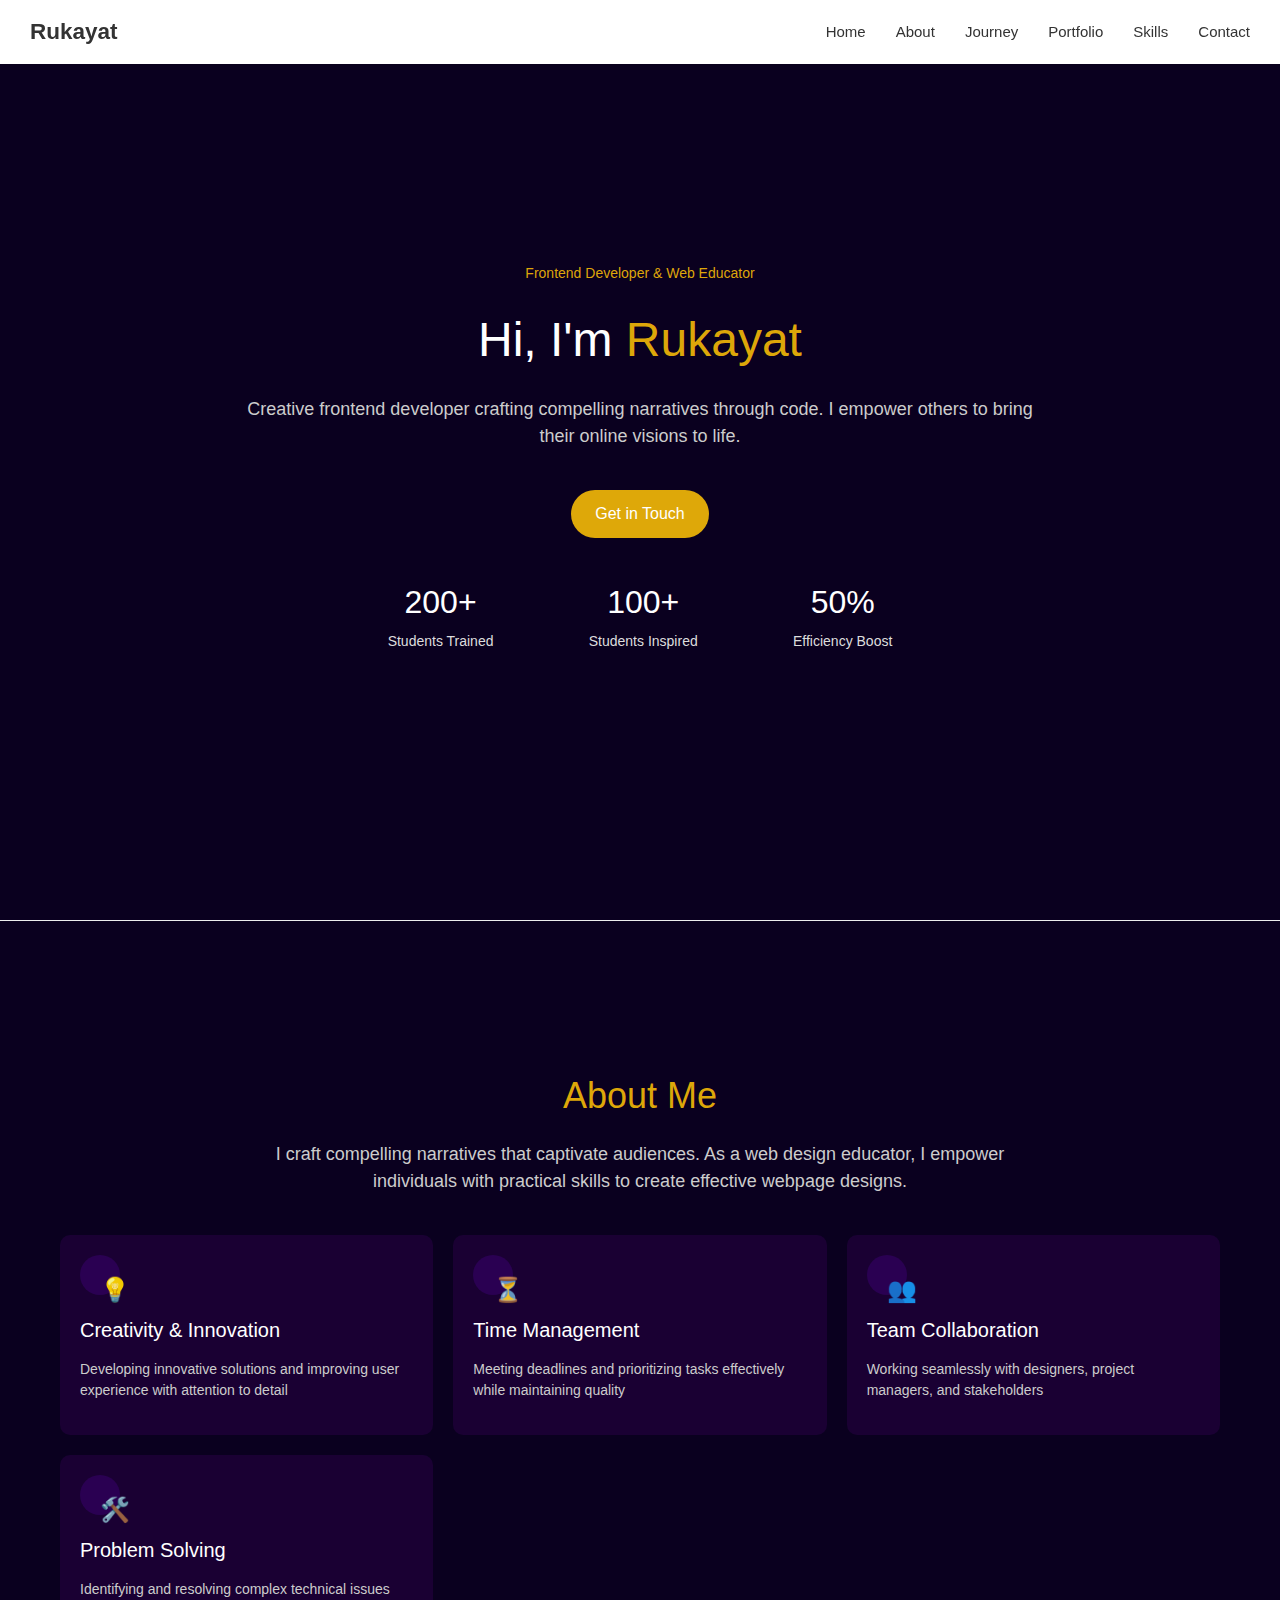
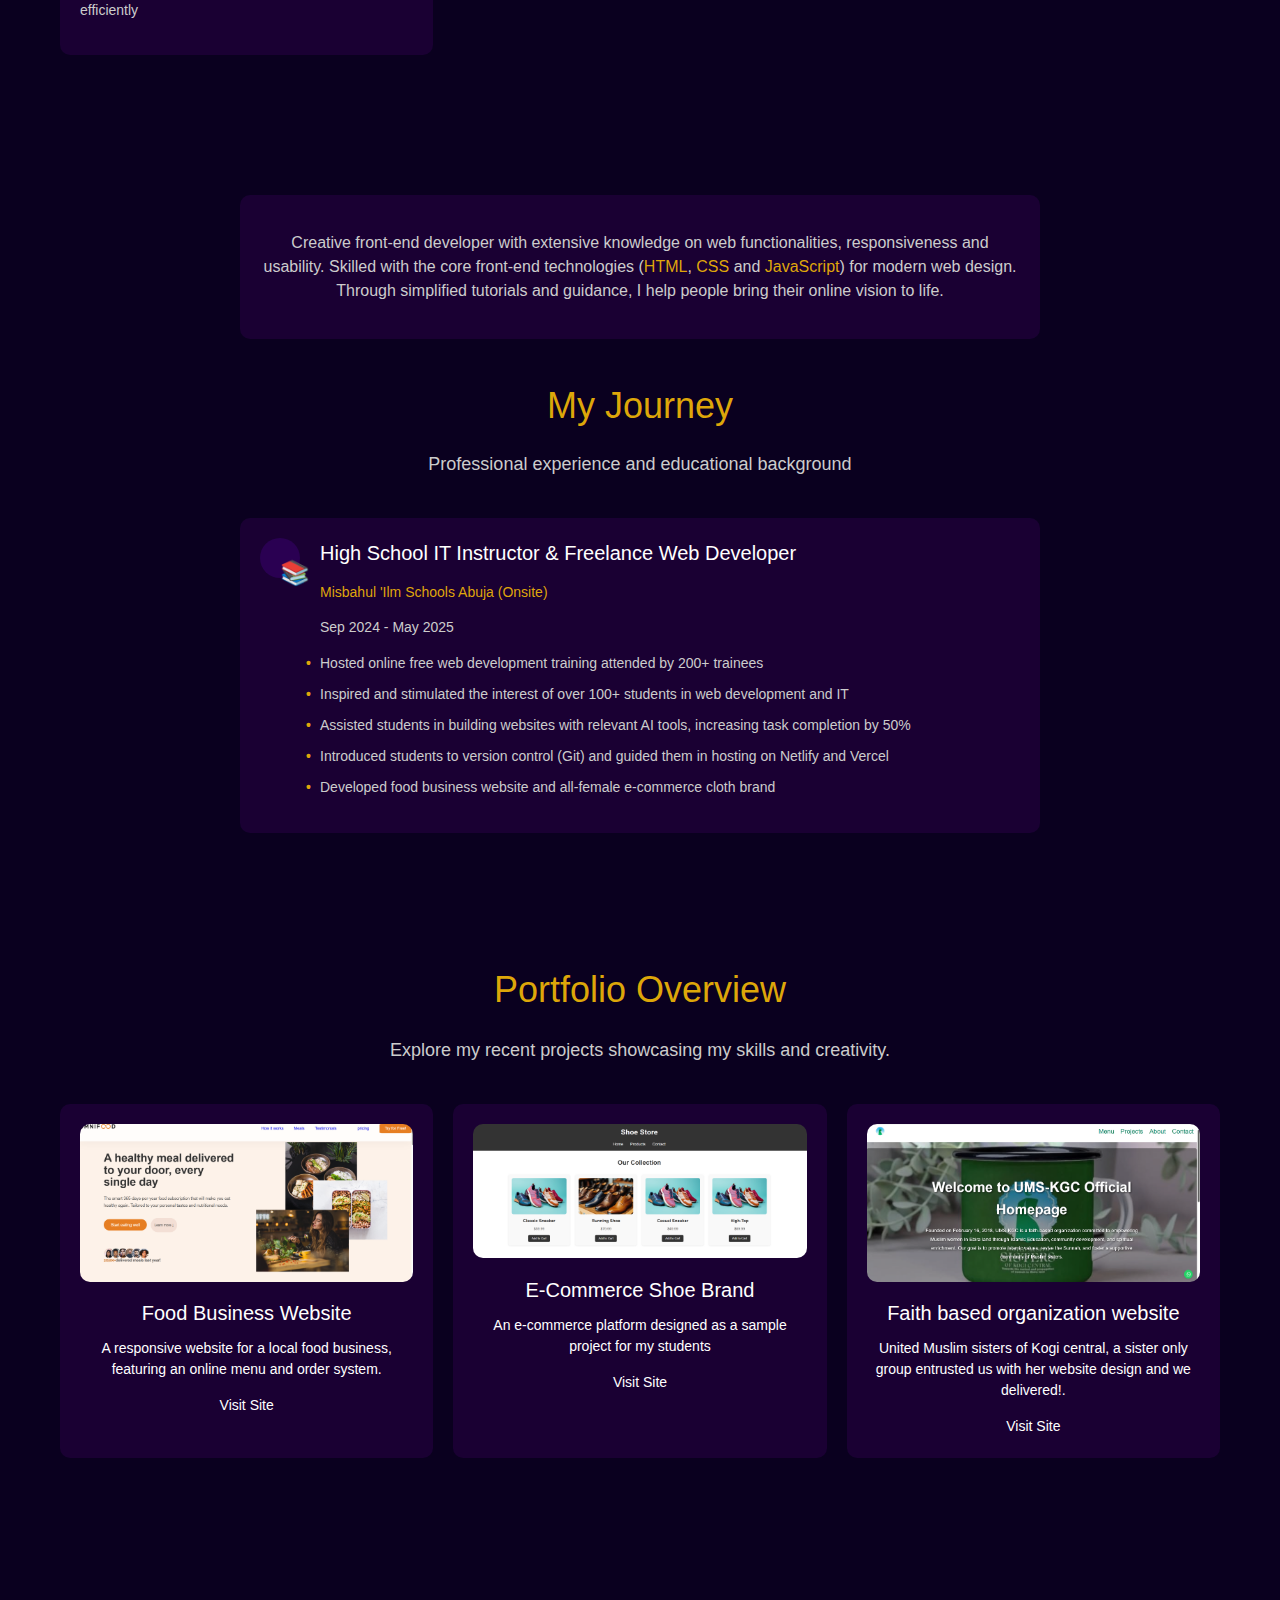
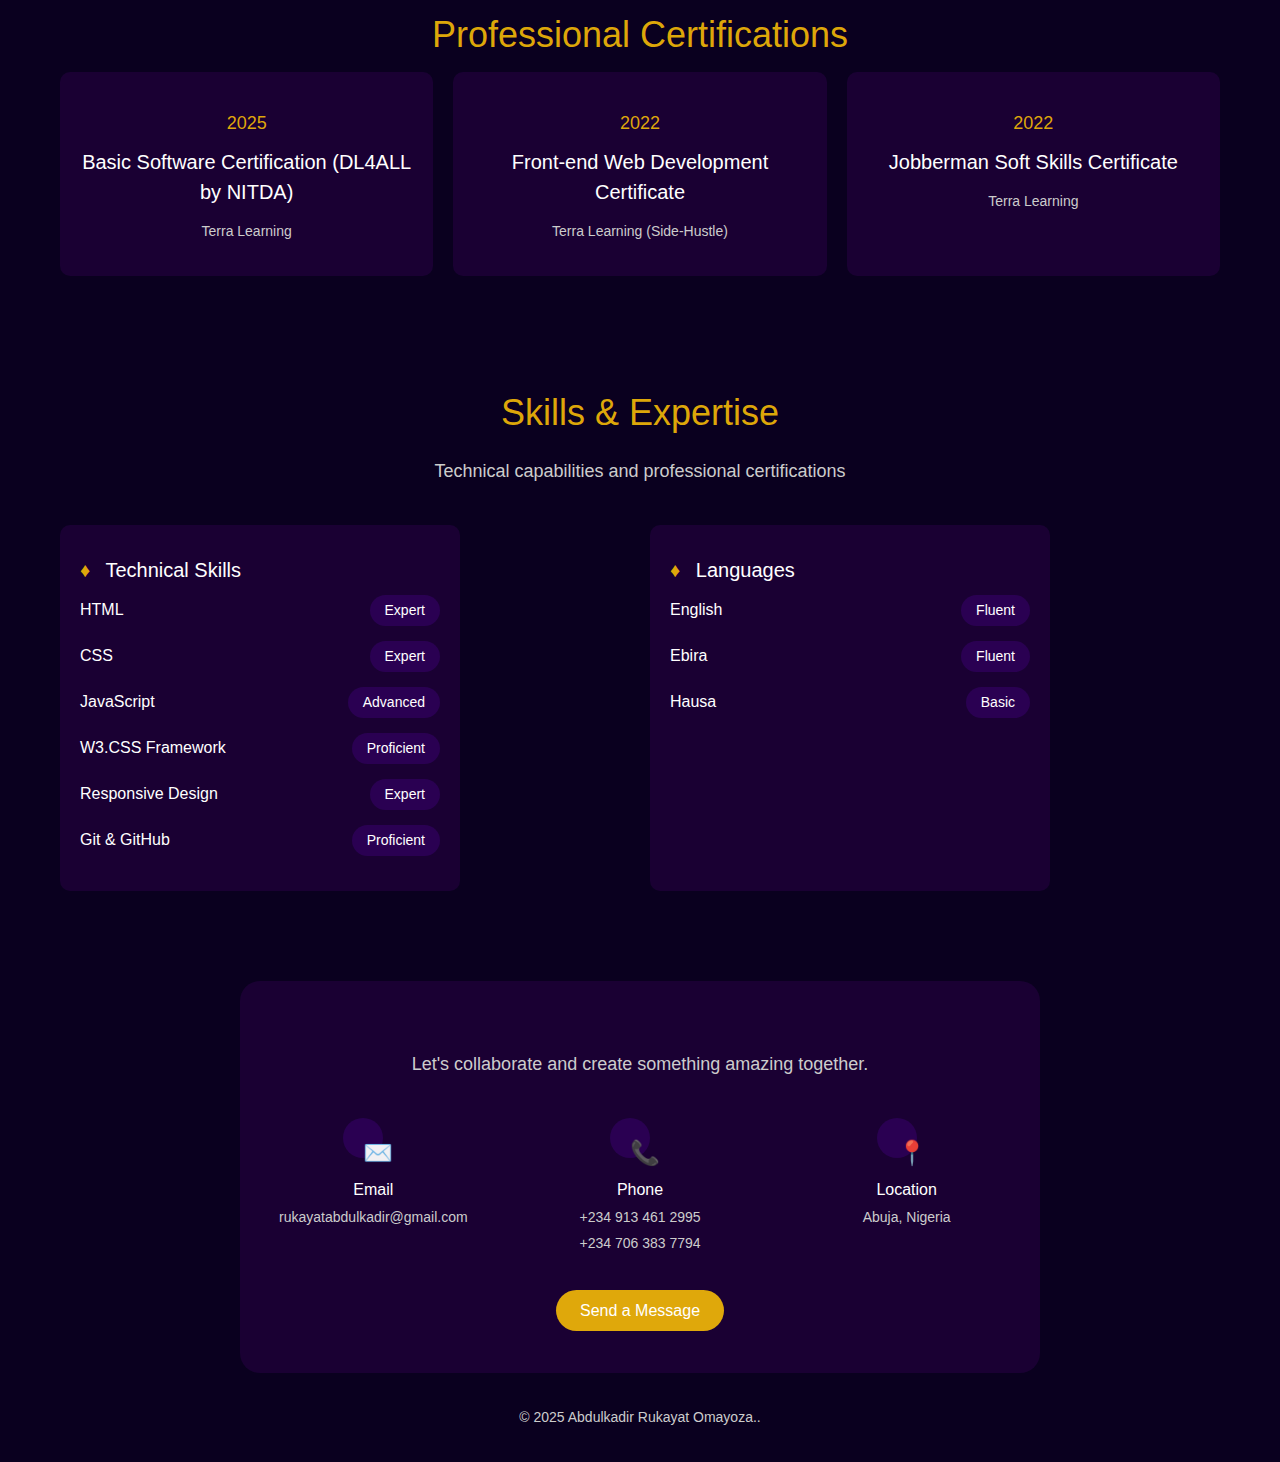
<file: Auto/index.html>
<!-- index.html -->
<!DOCTYPE html>
<html lang="en">
<head>
    <meta charset="UTF-8">
    <meta name="viewport" content="width=device-width, initial-scale=1.0">
    <title>Rukayat -portfolio</title>
    <link rel="stylesheet" href="styl.css">
    <link rel="stylesheet" href="w3.css">
</head>
<body>
    <header>
  <nav class="navbar">
    <a href="#hero" class="logo">Rukayat</a>
    <ul class="nav-menu">
      <li class="nav-item"><a href="#hero" class="nav-link">Home</a></li>
      <li class="nav-item"><a href="#about-me" class="nav-link">About</a></li>
      <li class="nav-item"><a href="#journey" class="nav-link">Journey</a></li>
      <li class="nav-item"><a href="#portfolio" class="nav-link">Portfolio</a></li>
      <li class="nav-item"><a href="#skills" class="nav-link">Skills</a></li>
      <li class="nav-item"><a href="#contact" class="nav-link">Contact</a></li>
    </ul>
    <div class="hamburger">
      <span class="bar"></span>
      <span class="bar"></span>
      <span class="bar"></span>
    </div>
  </nav>
</header>

    <section class="hero" id="hero">
        <div class="hero-content">
            <p class="profession">Frontend Developer & Web Educator</p>
            <h1 class="heading">Hi, I'm <span class="name">Rukayat</span></h1>
            <p class="subtitle">Creative frontend developer crafting compelling narratives through code. I empower others to bring their online visions to life.</p>
            <div class="buttons">
                <button  class="btn primary"><a href="
                  https://wa.me/2347063837794" style="color: white; text-decoration: none;"> Get in Touch</a></button>
                <!-- <iframe src="https://docs.google.com/document/d/1imQPZL2fVnJT9uzigd2e1LCnZyyPEe0TC0dyuDr1VjY?tab=t.0" class="btn secondary"> <a> Download CV</a>/iframe> -->
            </div>
            <div class="stats">
                <div class="stat">
                    <h2>200+</h2>
                    <p>Students Trained</p>
                </div>
                <div class="stat">
                    <h2>100+</h2>
                    <p>Students Inspired</p>
                </div>
                <div class="stat">
                    <h2>50%</h2>
                    <p>Efficiency Boost</p>
                </div>
            </div>
        </div>
    </section>

    <hr>
    

   <br>
   

    <section class="about-me" id="about-me">
        <br>
        <br>
        <h1>About <span class="highlight">Me</span></h1>
        <p class="intro">I craft compelling narratives that captivate audiences. As a web design educator, I empower individuals with practical skills to create effective webpage designs.</p>
        <div class="skills-grid">
            <div class="skill-card">
                <div class="icon">💡</div>
                <h3>Creativity & Innovation</h3>
                <p>Developing innovative solutions and improving user experience with attention to detail</p>
            </div>
            <div class="skill-card">
                <div class="icon">⏳</div>
                <h3>Time Management</h3>
                <p>Meeting deadlines and prioritizing tasks effectively while maintaining quality</p>
            </div>
            <div class="skill-card">
                <div class="icon">👥</div>
                <h3>Team Collaboration</h3>
                <p>Working seamlessly with designers, project managers, and stakeholders</p>
            </div>
            <div class="skill-card">
                <div class="icon">🛠️</div>
                <h3>Problem Solving</h3>
                <p>Identifying and resolving complex technical issues efficiently</p>
            </div>
        </div>
       
    </section>


    <section class="journey" id="journey">
        <div class="summary">
            <p>Creative front-end developer with extensive knowledge on web functionalities, responsiveness and usability. Skilled with the core front-end technologies (<span class="highlight">HTML</span>, <span class="highlight">CSS</span> and <span class="highlight">JavaScript</span>) for modern web design. Through simplified tutorials and guidance, I help people bring their online vision to life.</p>
        </div>
        <h1>My <span class="highlight">Journey</span></h1>
        <p class="subheading">Professional experience and educational background</p>
        <div class="experience-card">
            <div class="icon">📚</div>
            <div class="content">
                <h2>High School IT Instructor & Freelance Web Developer</h2>
                <p class="location">Misbahul 'Ilm Schools Abuja (Onsite)</p>
                <p class="date">Sep 2024 - May 2025</p>
                <ul>
                    <li>Hosted online free web development training attended by 200+ trainees</li>
                    <li>Inspired and stimulated the interest of over 100+ students in web development and IT</li>
                    <li>Assisted students in building websites with relevant AI tools, increasing task completion by 50%</li>
                    <li>Introduced students to version control (Git) and guided them in hosting on Netlify and Vercel</li>
                    <li>Developed food business website and all-female e-commerce cloth brand</li>
                </ul>
            </div>
        </div>
    </section>
   
    <section class="portfolio" id="portfolio">
        <h1 style="color: #ecb308f0">Portfolio <span class="highlight">Overview</span></h1>
        <p class="subtitle">Explore my recent projects showcasing my skills and creativity.</p>
        <div class="project-grid">
            <div class="project-card">
                <img src="image/omnifood.png" width="100%" height="300">
                <h3 style="color: #fff">Food Business Website</h3>
                <p  style="color: white ; font-family: arial, sans-serif;">A responsive website for a local food business, featuring an online menu and order system.</p>
                <a href="https://rukayat-omnifood.netlify.app/"  style="color: white ; font-family: arial, sans-serif;"> Visit Site</a>
            </div>
            <div class="project-card">
                   <img src="image/s2.png" width="100%" height="300">
                <h3 style="color: #fff"> E-Commerce Shoe Brand</h3>
                <p  style="color: white ; font-family: arial, sans-serif;">An e-commerce platform designed  as a sample project for my students</p>
                <a href="https://ss2-girls-of-mis.netlify.app/"  style="color: white ; font-family: arial, sans-serif;"> Visit Site</a>
            </div>
            <div class="project-card">
                <img src="image/Screenshot 2025-10-13 123820.png"  width="100%" height="300">
                <h3 style="color: #fff">Faith based organization website</h3>
                <p  style="color: white ; font-family: arial, sans-serif;">United Muslim sisters of Kogi central, a sister only group entrusted us with her website design and we delivered!.</p>
               <a href=":https://www.umskgc.org.ng/" style="color: white ; font-family: arial, sans-serif;"> Visit Site</a>
            </div>
        </div>
        
    </section>
  
  
    <section class="certifications">
        <h1>Professional <span class="highlight">Certifications</span></h1>
        <div class="cert-grid">
            <div class="cert-card">
                <p class="year">2025</p>
                <h3>Basic Software Certification (DL4ALL by NITDA)</h3>
                <p class="provider">Terra Learning</p>
            </div>
            <div class="cert-card">
                <p class="year">2022</p>
                <h3>Front-end Web Development Certificate</h3>
                <p class="provider">Terra Learning (Side-Hustle)</p>
            </div>
            <div class="cert-card">
                <p class="year">2022</p>
                <h3>Jobberman Soft Skills Certificate</h3>
                <p class="provider">Terra Learning</p>
            </div>
        </div>
    </section>
    

    <section class="skills-expertise" id="skills">
        <h1>Skills & <span class="highlight">Expertise</span></h1>
        <p class="subheading">Technical capabilities and professional certifications</p>
        <div class="skills-grid">
            <div class="skill-card technical">
                <h3><span class="diamond">♦</span> Technical Skills</h3>
                <div class="skill-item">
                    <p>HTML</p>
                    <span class="level">Expert</span>
                </div>
                <div class="skill-item">
                    <p>CSS</p>
                    <span class="level">Expert</span>
                </div>
                <div class="skill-item">
                    <p>JavaScript</p>
                    <span class="level">Advanced</span>
                </div>
                <div class="skill-item">
                    <p>W3.CSS Framework</p>
                    <span class="level">Proficient</span>
                </div>
                <div class="skill-item">
                    <p>Responsive Design</p>
                    <span class="level">Expert</span>
                </div>
                <div class="skill-item">
                    <p>Git & GitHub</p>
                    <span class="level">Proficient</span>
                </div>
            </div>
            <div class="skill-card languages">
                <h3><span class="diamond">♦</span> Languages</h3>
                <div class="skill-item">
                    <p>English</p>
                    <span class="level">Fluent</span>
                </div>
                <div class="skill-item">
                    <p>Ebira</p>
                    <span class="level">Fluent</span>
                </div>
                <div class="skill-item">
                    <p>Hausa</p>
                    <span class="level">Basic</span>
                </div>
            </div>
        </div>
       
    </section>

  
    <section class="contact" id="contact">
        <p class="subtitle">Let's collaborate and create something amazing together.</p>
        <div class="contact-methods">
            <div class="method">
                <div class="icon">✉️</div>
                <h3>Email</h3>
                <p>rukayatabdulkadir@gmail.com</p>
            </div>
            <div class="method">
                <div class="icon">📞</div>
                <h3>Phone</h3>
                <p>+234 913 461 2995</p>
                <p>+234 706 383 7794</p>
            </div>
            <div class="method">
                <div class="icon">📍</div>
                <h3>Location</h3>
                <p>Abuja, Nigeria</p>
            </div>
        </div>
        <a class="btn">Send a Message</a>
    </section>
    <footer class="footer">
        <p>© 2025 Abdulkadir Rukayat Omayoza..</p>
    </footer>
   
   
<script src="script.js"></script>
 
</body>
</html>
</file>
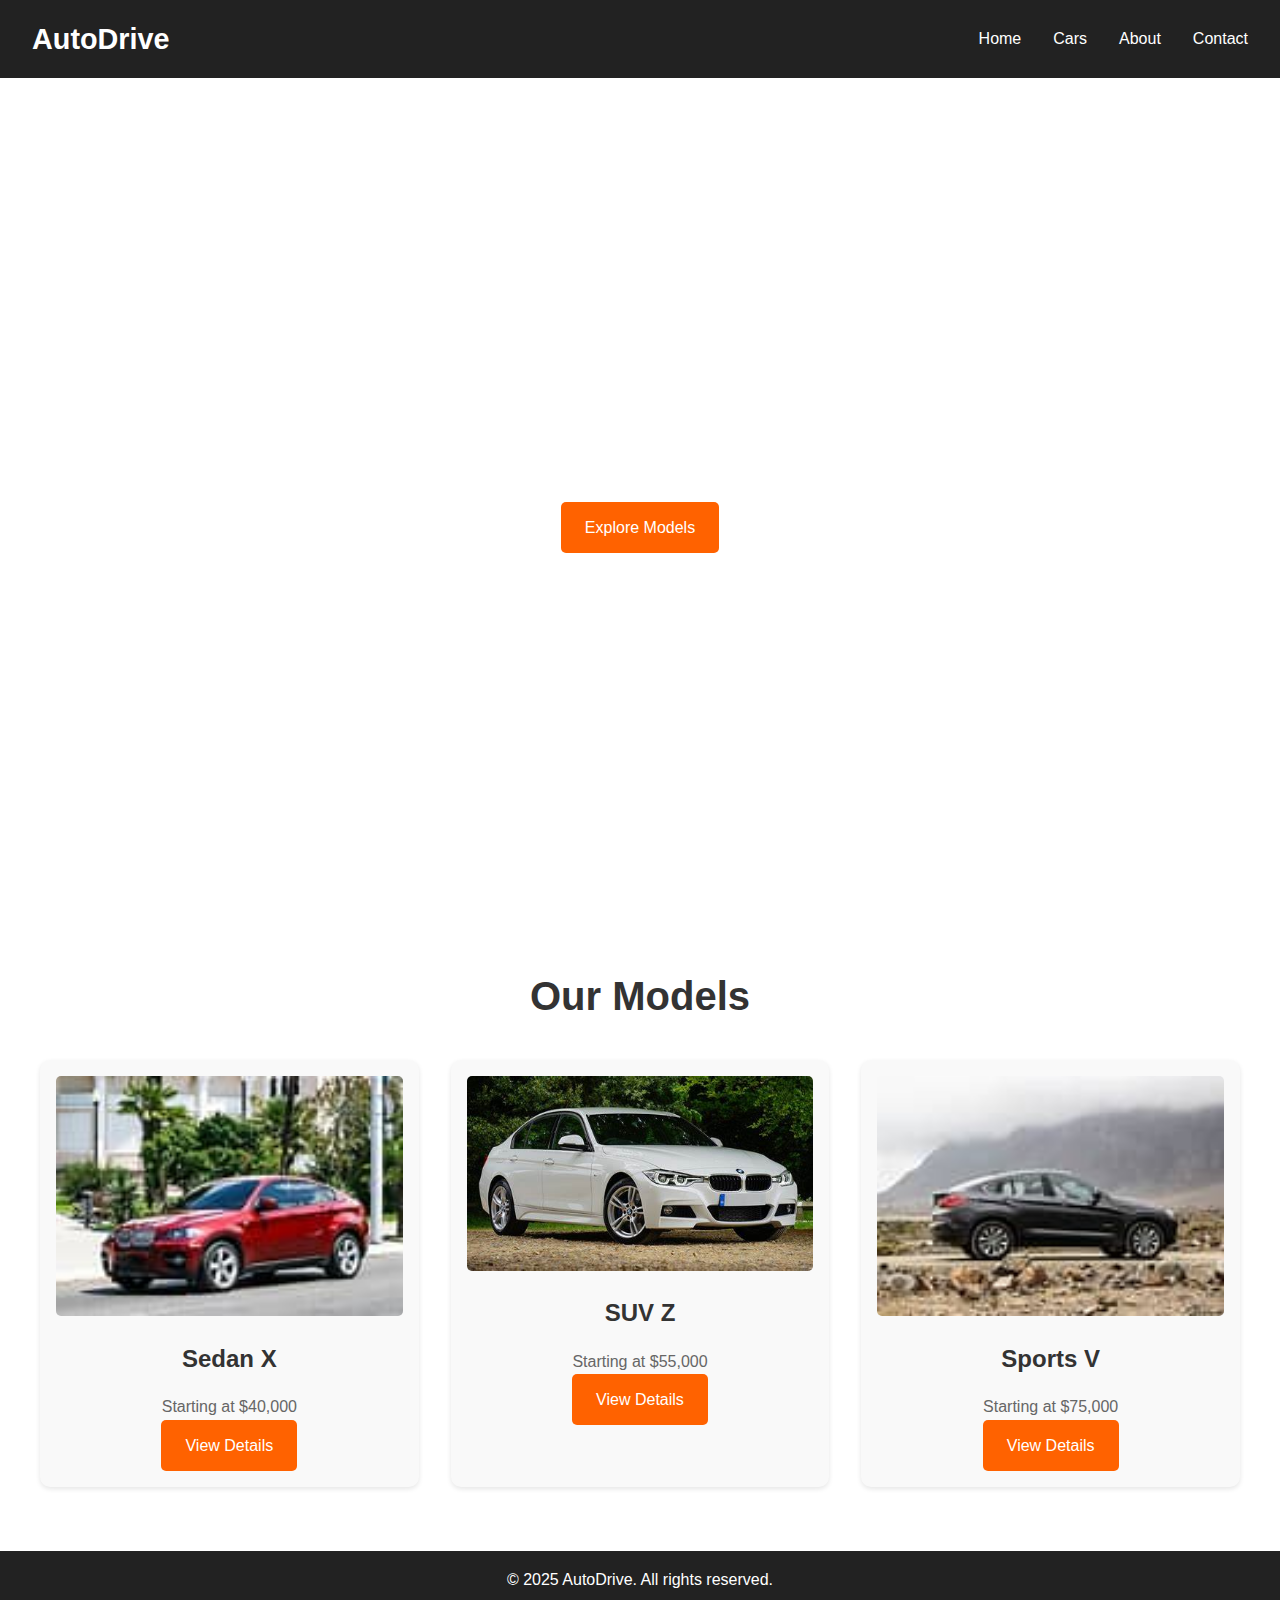
<file: muhammad/index.html>
<!DOCTYPE html>
<html lang="en">
<head>
    <meta charset="UTF-8">
    <meta name="viewport" content="width=device-width, initial-scale=1.0">
    <title>AutoDrive - Premium Automobiles</title>
    <link rel="stylesheet" href="style.css">
</head>
<body>
    <header>
        <nav class="navbar">
            <div class="logo">
                <h1>AutoDrive</h1>
            </div>
            <ul class="nav-links">
                <li><a href="#home">Home</a></li>
                <li><a href="#cars">Cars</a></li>
                <li><a href="#about">About</a></li>
                <li><a href="#contact">Contact</a></li>
            </ul>
            <div class="menu-toggle">
                <span></span>
                <span></span>
                <span></span>
            </div>
        </nav>
    </header>

    <section class="hero" id="home">
        <div class="hero-content">
            <h2>Drive the Future</h2>
            <p>Experience luxury and performance with our premium automobiles.</p>
            <a href="#cars" class="btn">Explore Models</a>
        </div>
    </section>

    <section class="cars" id="cars">
        <h2>Our Models</h2>
        <div class="car-grid">
            <div class="car-card">
                <img src="images/bm2.jpeg" alt="Car Model 1">
                <h3>Sedan X</h3>
                <p>Starting at $40,000</p>
                <a href="#" class="btn">View Details</a>
            </div>
            <div class="car-card">
                <img src="images/bm4.jpeg" alt="Car Model 2">
                <h3>SUV Z</h3>
                <p>Starting at $55,000</p>
                <a href="#" class="btn">View Details</a>
            </div>
            <div class="car-card">
                <img src="images/bm3.jpeg" alt="Car Model 3">
                <h3>Sports V</h3>
                <p>Starting at $75,000</p>
                <a href="#" class="btn">View Details</a>
            </div>
        </div>
    </section>

    <footer>
        <p>&copy; 2025 AutoDrive. All rights reserved.</p>
    </footer>

    <script>
        const menuToggle = document.querySelector('.menu-toggle');
        const navLinks = document.querySelector('.nav-links');
        menuToggle.addEventListener('click', () => {
            navLinks.classList.toggle('active');
        });
    </script>
</body>
</html>
</file>
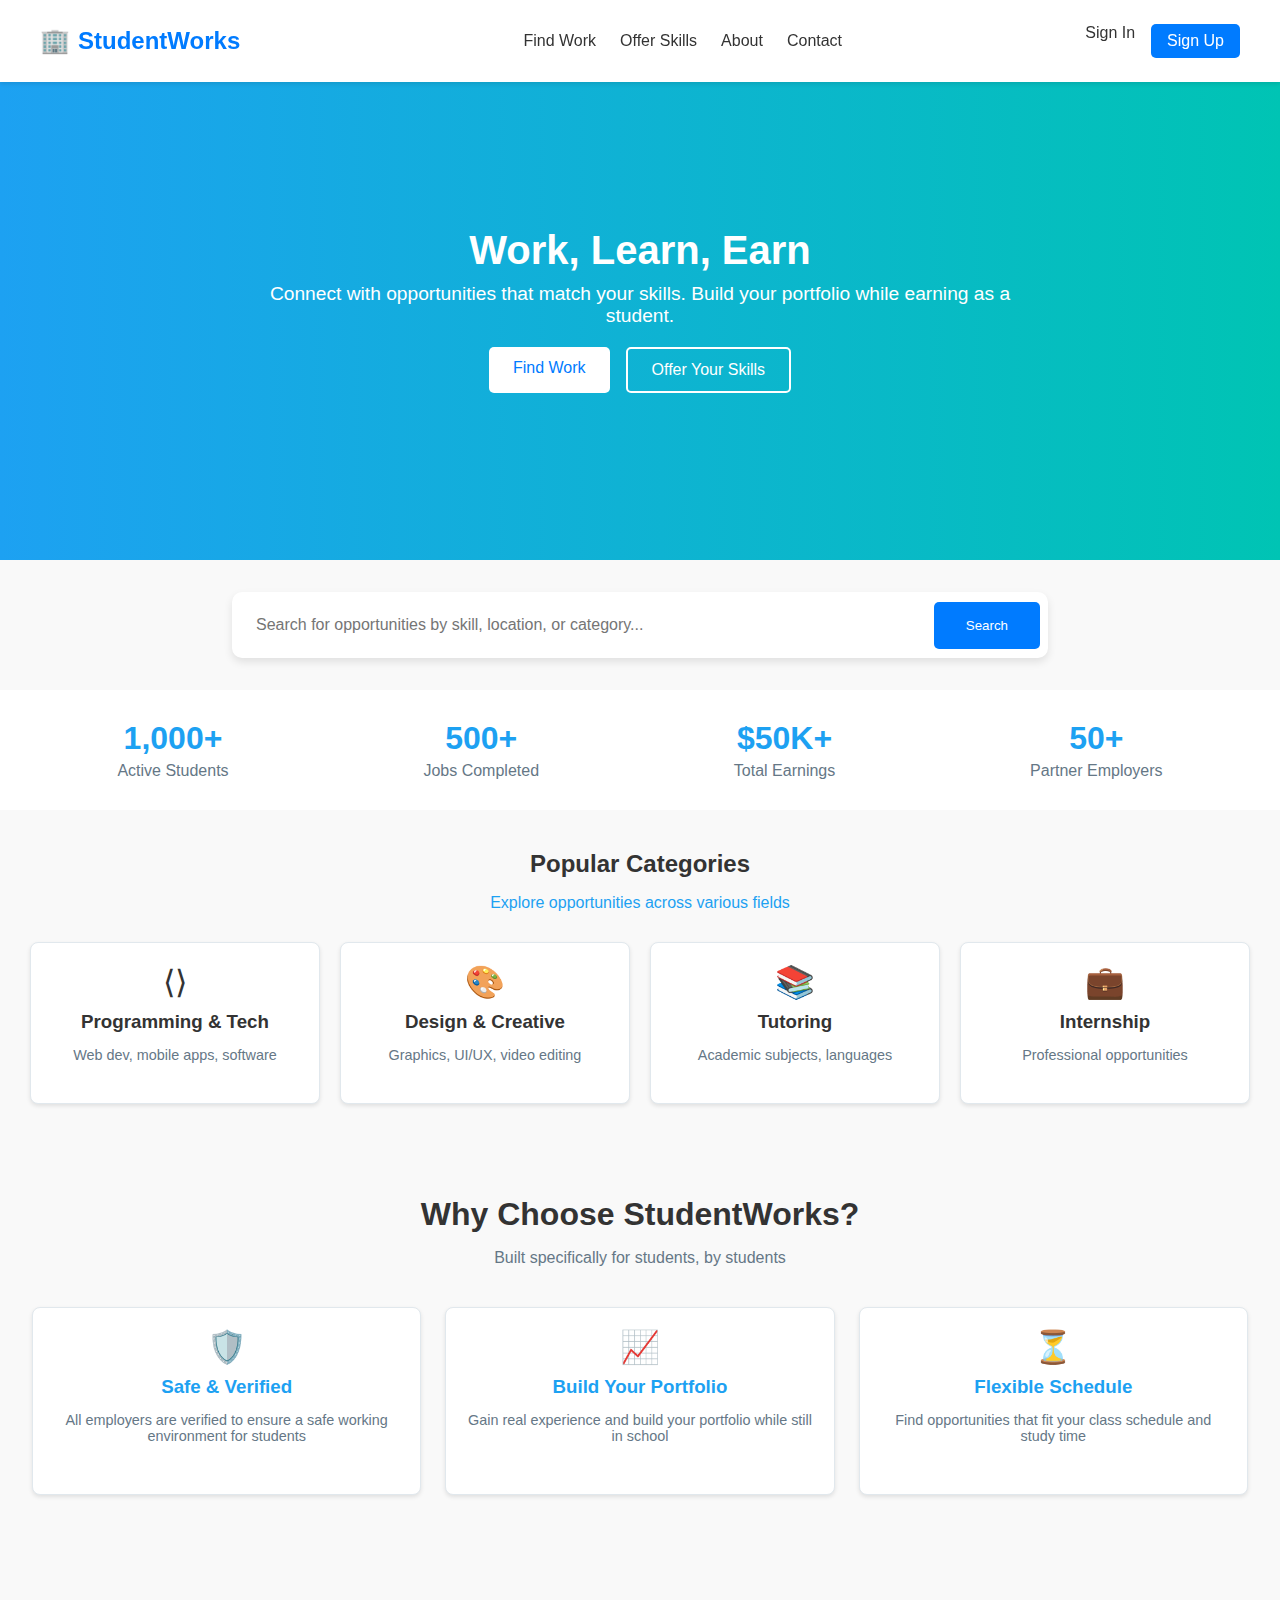
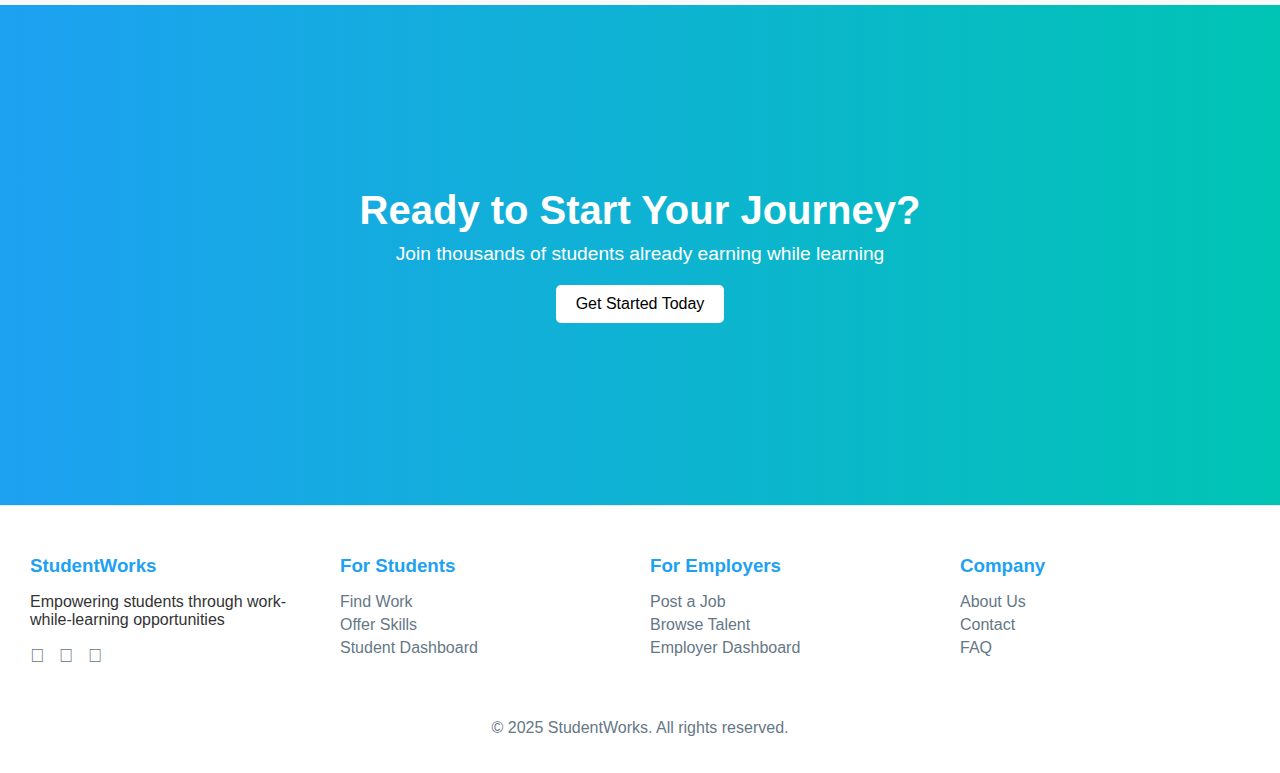
<file: Udemy - The Ultimate React Course 2024 React, Next.js, Redux & More 2024-5/index.html/index.html>
<!-- index.html -->
<!DOCTYPE html>
<html lang="en">
<head>
    <meta charset="UTF-8">
    <meta name="viewport" content="width=device-width, initial-scale=1.0">
    <title>StudentWorks - About Me</title>
    <link rel="stylesheet" href="style.css">
</head>
<body>
    <header class="header">
        <nav class="nav">
            <div class="logo">
                <span class="logo-icon">🏢</span> StudentWorks
            </div>
            <ul class="nav-links">
                <li><a href="#">Find Work</a></li>
                <li><a href="#">Offer Skills</a></li>
                <li><a href="#">About</a></li>
                <li><a href="#">Contact</a></li>
            </ul>
            <div class="auth-links">
                <a href="in.html" class="sign-in">Sign In</a>
                <a href="signup.html" class="sign-up">Sign Up</a>
            </div>
            <div class="hamburger">
                <span></span>
                <span></span>
                <span></span>
            </div>
        </nav>
    </header>

    <section class="hero">
        <div class="hero-content">
            <h1>Work, Learn, Earn</h1>
            <p>Connect with opportunities that match your skills. Build your portfolio while earning as a student.</p>
            <div class="hero-buttons">
                <a href="#" class="btn btn-white">Find Work</a>
                <a href="#" class="btn btn-outline">Offer Your Skills</a>
            </div>
        </div>
    </section>

    <section class="search-section">
        <form class="search-form">
            <input type="text" placeholder="Search for opportunities by skill, location, or category...">
            <button type="submit" class="btn btn-blue">Search</button>
        </form>
    </section>


    <div class="stats-container">
        <div class="stat">
            <h1>1,000+</h1>
            <p>Active Students</p>
        </div>
        <div class="stat">
            <h1>500+</h1>
            <p>Jobs Completed</p>
        </div>
        <div class="stat">
            <h1>$50K+</h1>
            <p>Total Earnings</p>
        </div>
        <div class="stat">
            <h1>50+</h1>
            <p>Partner Employers</p>
        </div>
    </div>
    <div class="categories-container">
        <h2>Popular Categories</h2>
        <p>Explore opportunities across various fields</p>
        <div class="categories">
            <div class="category">
                <div class="icon"><span>⟨⟩</span></div>
                <h3>Programming & Tech</h3>
                <p>Web dev, mobile apps, software</p>
            </div>
            <div class="category">
                <div class="icon"><span>🎨</span></div>
                <h3>Design & Creative</h3>
                <p>Graphics, UI/UX, video editing</p>
            </div>
            <div class="category">
                <div class="icon"><span>📚</span></div>
                <h3>Tutoring</h3>
                <p>Academic subjects, languages</p>
            </div>
            <div class="category">
                <div class="icon"><span>💼</span></div>
                <h3>Internship</h3>
                <p>Professional opportunities</p>
            </div>
        </div>
    </div>
   
        <section class="why-choose">
        <h1>Why Choose StudentWorks?</h1>
        <p>Built specifically for students, by students</p>
        <div class="reasons">
            <div class="reason">
                <div class="icon">🛡️</div>
                <h3>Safe & Verified</h3>
                <p>All employers are verified to ensure a safe working environment for students</p>
            </div>
            <div class="reason">
                <div class="icon">📈</div>
                <h3>Build Your Portfolio</h3>
                <p>Gain real experience and build your portfolio while still in school</p>
            </div>
            <div class="reason">
                <div class="icon">⏳</div>
                <h3>Flexible Schedule</h3>
                <p>Find opportunities that fit your class schedule and study time</p>
            </div>
        </div>
    </section>
 
    <section class="hero">
        <div class="hero-content">
            <h1>Ready to Start Your Journey?</h1>
            <p>Join thousands of students already earning while learning</p>
            <button class="get-started">Get Started Today</button>
        </div>
    </section>
    <footer class="footer">
        <div class="footer-section">
            <h3>StudentWorks</h3>
            <p>Empowering students through work-while-learning opportunities</p>
            <div class="social-icons">
                <a href="#">&#xf09a;</a>
                <a href="#">&#xf16d;</a>
                <a href="#">&#xf0e1;</a>
            </div>
        </div>
        <div class="footer-section">
            <h3>For Students</h3>
            <ul>
                <li><a href="#">Find Work</a></li>
                <li><a href="#">Offer Skills</a></li>
                <li><a href="#">Student Dashboard</a></li>
            </ul>
        </div>
        <div class="footer-section">
            <h3>For Employers</h3>
            <ul>
                <li><a href="#">Post a Job</a></li>
                <li><a href="#">Browse Talent</a></li>
                <li><a href="#">Employer Dashboard</a></li>
            </ul>
        </div>
        <div class="footer-section">
            <h3>Company</h3>
            <ul>
                <li><a href="#">About Us</a></li>
                <li><a href="#">Contact</a></li>
                <li><a href="#">FAQ</a></li>
            </ul>
        </div>
        <div class="footer-bottom">
            <p>&copy; 2025 StudentWorks. All rights reserved.</p>
        </div>
    </footer>
 
  
    <script src="script.js"></script>
</body>
</html>
</file>
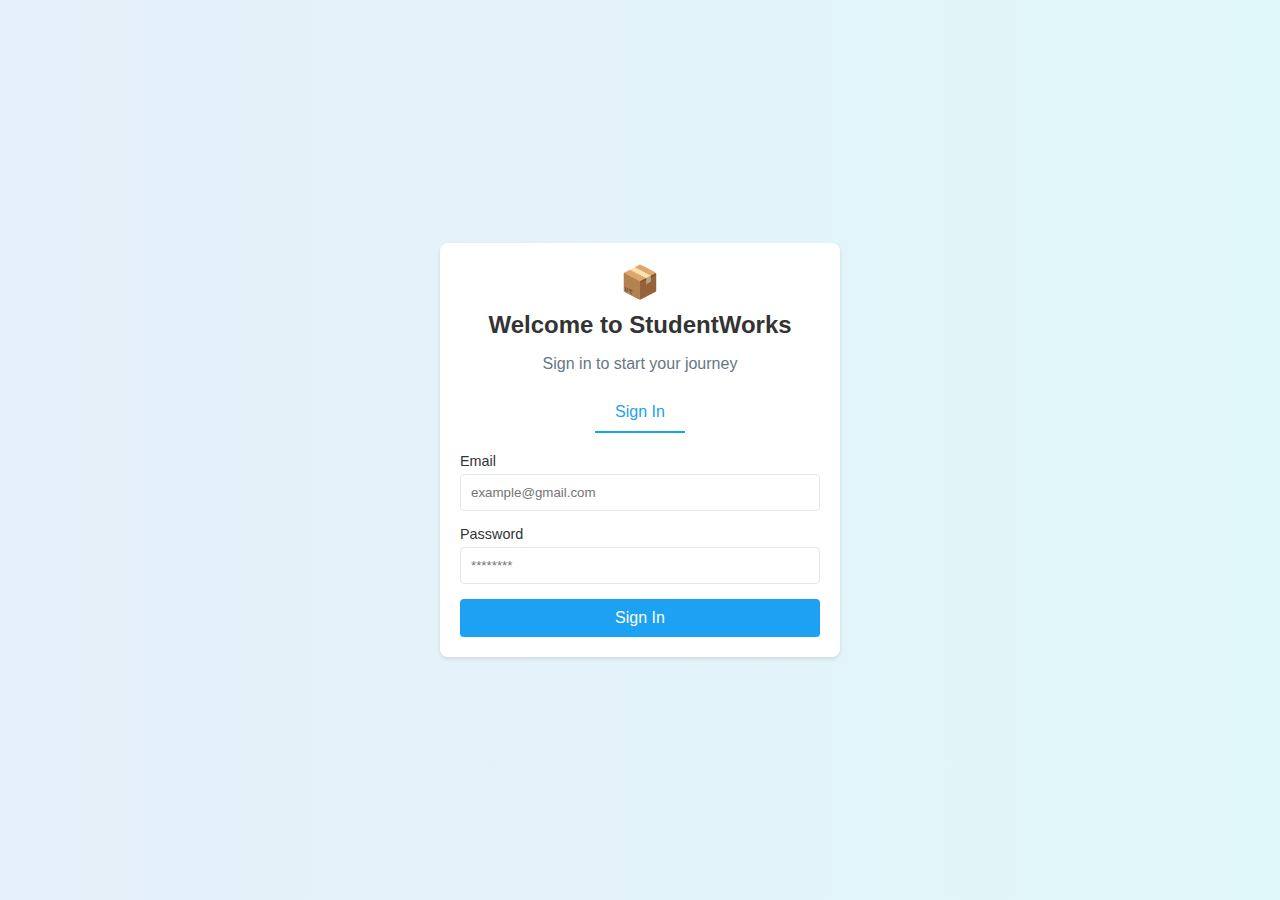
<file: Student works/in.html>
<!DOCTYPE html>
<html lang="en">
<head>
    <meta charset="UTF-8">
    <meta name="viewport" content="width=device-width, initial-scale=1.0">
    <title>Welcome to StudentWorks</title>
    <link rel="stylesheet" href="sign .css">
</head>
<body>
    <div class="container">
        <div class="login-form">
            <div class="logo">📦</div>
            <h1>Welcome to StudentWorks</h1>
            <p>Sign in to start your journey</p>
            <div class="tabs">
                <button class="tab active">Sign In</button>
              
            </div>
            <form id="login-form">
                <div class="form-group">
                    <label for="email">Email</label>
                    <input type="email" id="email" placeholder="example@gmail.com" required>
                </div>
                <div class="form-group">
                    <label for="password">Password</label>
                    <input type="password" id="password" placeholder="********" required>
                </div>
                <button type="submit" class="sign-in">Sign In</button>
            </form>
        </div>
    </div>
    <script src="in.js"></script>
</body>
</html>
</file>
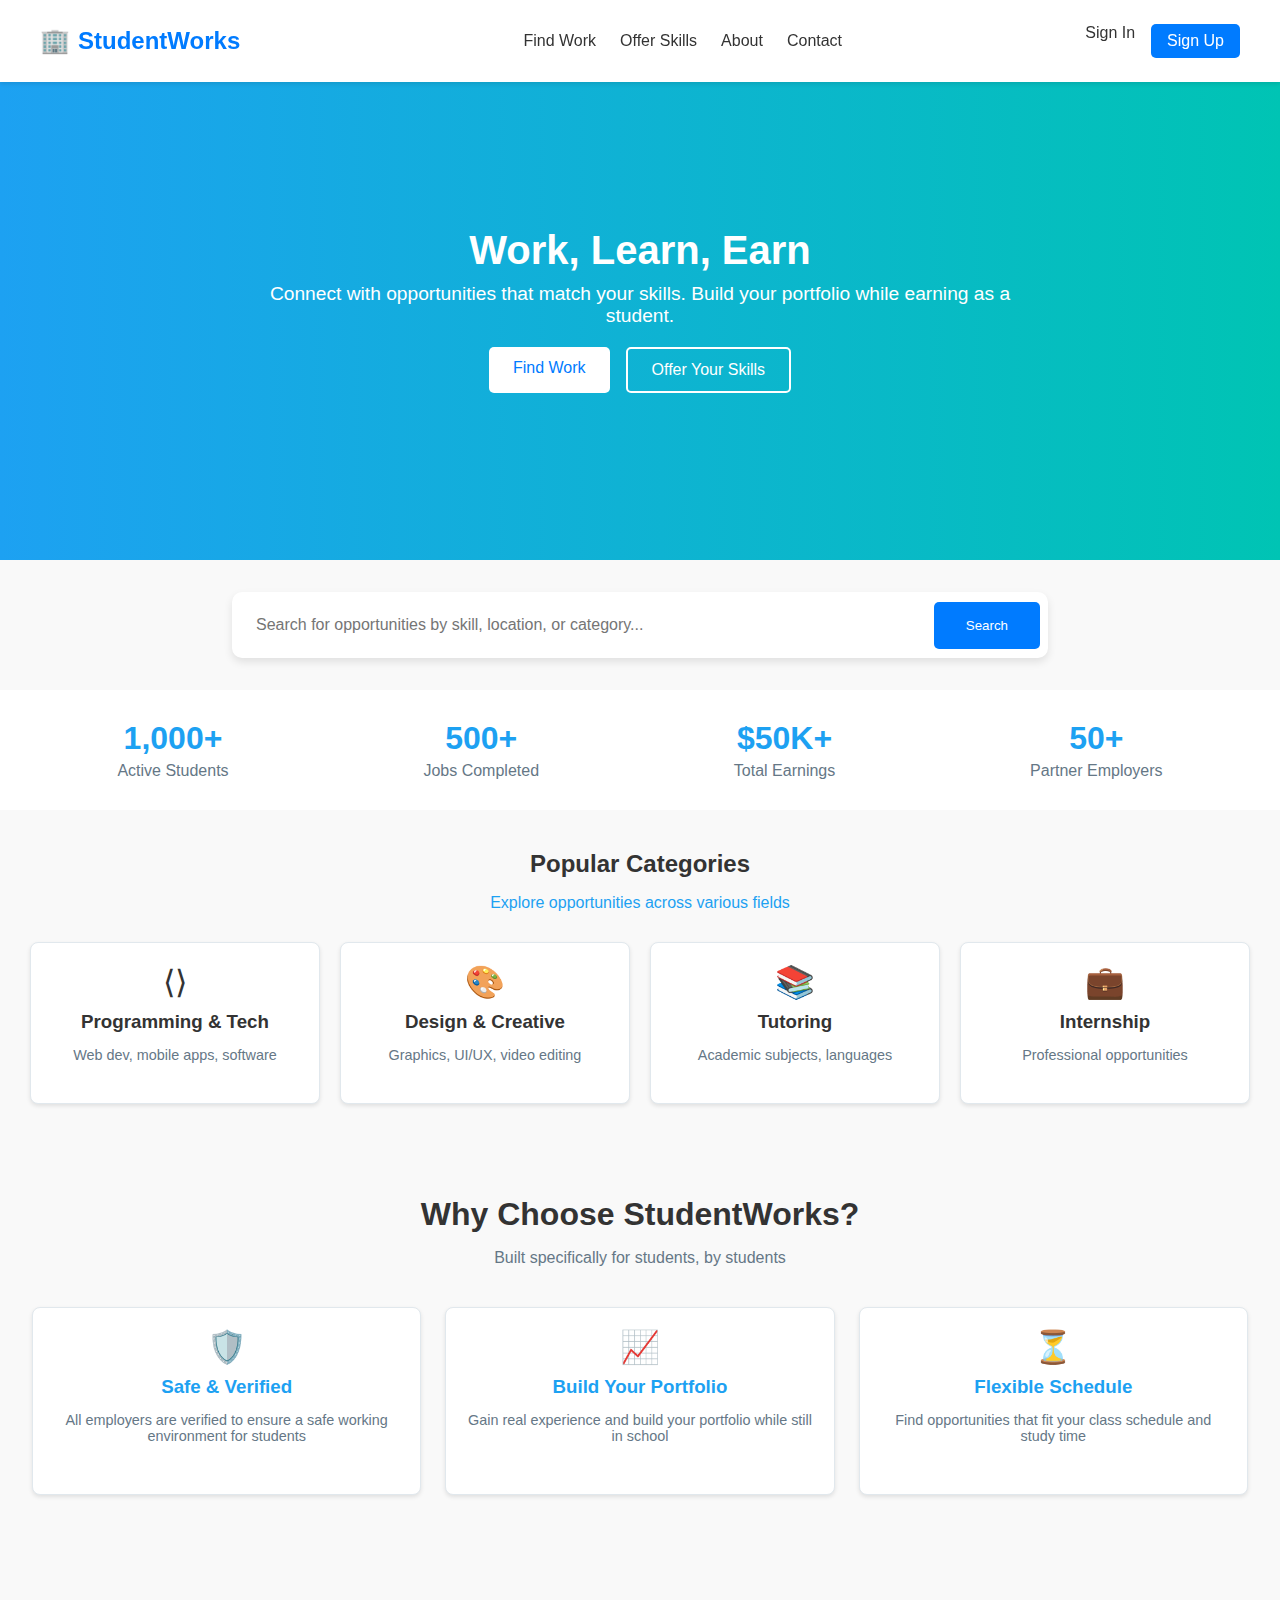
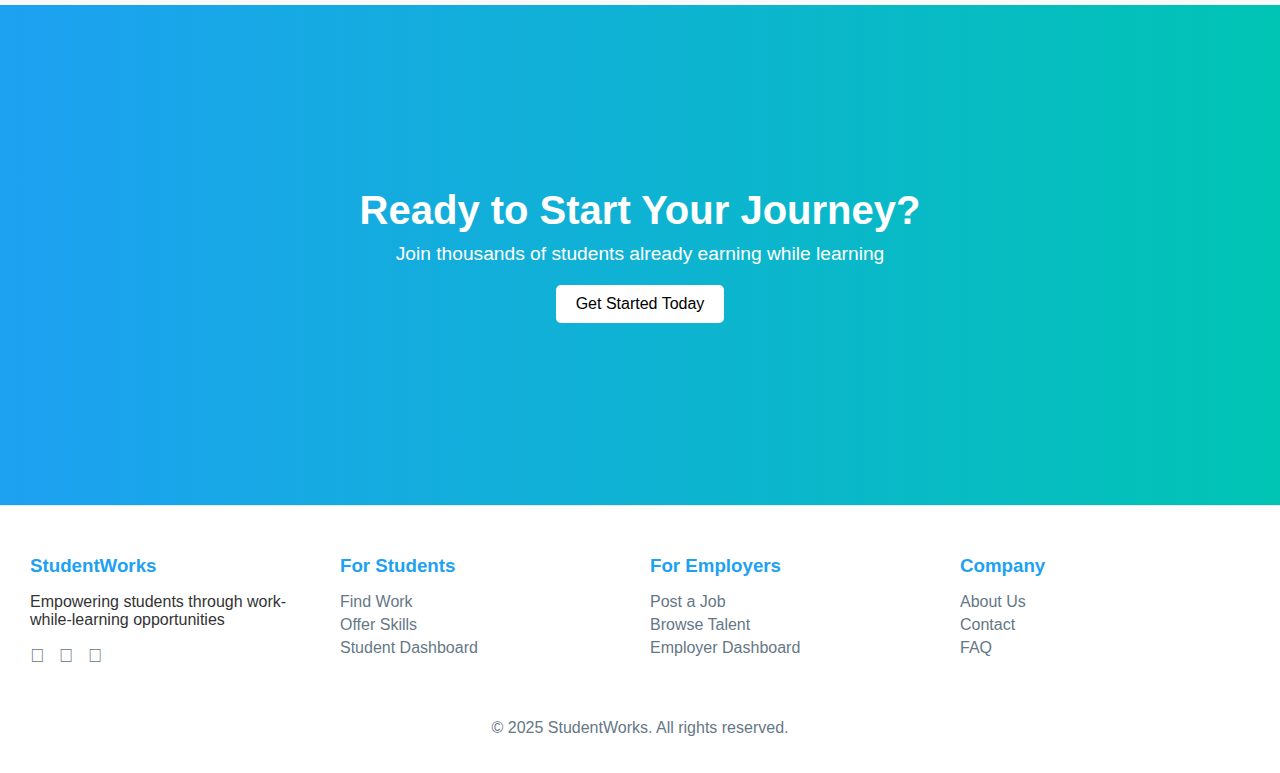
<file: Student works/inde.html>
<!DOCTYPE html>
<html lang="en">
<head>
    <meta charset="UTF-8">
    <meta name="viewport" content="width=device-width, initial-scale=1.0">
    <title>StudentWorks - About Me</title>
    <link rel="stylesheet" href="style.css">
</head>
<body>
    <header class="header">
        <nav class="nav">
            <div class="logo">
                <span class="logo-icon">🏢</span> StudentWorks
            </div>
            <ul class="nav-links">
                <li><a href="#">Find Work</a></li>
                <li><a href="#">Offer Skills</a></li>
                <li><a href="#">About</a></li>
                <li><a href="#">Contact</a></li>
            </ul>
            <div class="auth-links">
                <a href="in.html" class="sign-in">Sign In</a>
                <a href="signup.html" class="sign-up">Sign Up</a>
            </div>
            <div class="hamburger">
                <span></span>
                <span></span>
                <span></span>
            </div>
        </nav>
    </header>

    <section class="hero">
        <div class="hero-content">
            <h1>Work, Learn, Earn</h1>
            <p>Connect with opportunities that match your skills. Build your portfolio while earning as a student.</p>
            <div class="hero-buttons">
                <a href="#" class="btn btn-white">Find Work</a>
                <a href="#" class="btn btn-outline">Offer Your Skills</a>
            </div>
        </div>
    </section>

    <section class="search-section">
        <form class="search-form">
            <input type="text" placeholder="Search for opportunities by skill, location, or category...">
            <button type="submit" class="btn btn-blue">Search</button>
        </form>
    </section>


    <div class="stats-container">
        <div class="stat">
            <h1>1,000+</h1>
            <p>Active Students</p>
        </div>
        <div class="stat">
            <h1>500+</h1>
            <p>Jobs Completed</p>
        </div>
        <div class="stat">
            <h1>$50K+</h1>
            <p>Total Earnings</p>
        </div>
        <div class="stat">
            <h1>50+</h1>
            <p>Partner Employers</p>
        </div>
    </div>
    <div class="categories-container">
        <h2>Popular Categories</h2>
        <p>Explore opportunities across various fields</p>
        <div class="categories">
            <div class="category">
                <div class="icon"><span>⟨⟩</span></div>
                <h3>Programming & Tech</h3>
                <p>Web dev, mobile apps, software</p>
            </div>
            <div class="category">
                <div class="icon"><span>🎨</span></div>
                <h3>Design & Creative</h3>
                <p>Graphics, UI/UX, video editing</p>
            </div>
            <div class="category">
                <div class="icon"><span>📚</span></div>
                <h3>Tutoring</h3>
                <p>Academic subjects, languages</p>
            </div>
            <div class="category">
                <div class="icon"><span>💼</span></div>
                <h3>Internship</h3>
                <p>Professional opportunities</p>
            </div>
        </div>
    </div>
   
        <section class="why-choose">
        <h1>Why Choose StudentWorks?</h1>
        <p>Built specifically for students, by students</p>
        <div class="reasons">
            <div class="reason">
                <div class="icon">🛡️</div>
                <h3>Safe & Verified</h3>
                <p>All employers are verified to ensure a safe working environment for students</p>
            </div>
            <div class="reason">
                <div class="icon">📈</div>
                <h3>Build Your Portfolio</h3>
                <p>Gain real experience and build your portfolio while still in school</p>
            </div>
            <div class="reason">
                <div class="icon">⏳</div>
                <h3>Flexible Schedule</h3>
                <p>Find opportunities that fit your class schedule and study time</p>
            </div>
        </div>
    </section>
 
    <section class="hero">
        <div class="hero-content">
            <h1>Ready to Start Your Journey?</h1>
            <p>Join thousands of students already earning while learning</p>
            <button class="get-started">Get Started Today</button>
        </div>
    </section>
    <footer class="footer">
        <div class="footer-section">
            <h3>StudentWorks</h3>
            <p>Empowering students through work-while-learning opportunities</p>
            <div class="social-icons">
                <a href="#">&#xf09a;</a>
                <a href="#">&#xf16d;</a>
                <a href="#">&#xf0e1;</a>
            </div>
        </div>
        <div class="footer-section">
            <h3>For Students</h3>
            <ul>
                <li><a href="#">Find Work</a></li>
                <li><a href="#">Offer Skills</a></li>
                <li><a href="#">Student Dashboard</a></li>
            </ul>
        </div>
        <div class="footer-section">
            <h3>For Employers</h3>
            <ul>
                <li><a href="#">Post a Job</a></li>
                <li><a href="#">Browse Talent</a></li>
                <li><a href="#">Employer Dashboard</a></li>
            </ul>
        </div>
        <div class="footer-section">
            <h3>Company</h3>
            <ul>
                <li><a href="#">About Us</a></li>
                <li><a href="#">Contact</a></li>
                <li><a href="#">FAQ</a></li>
            </ul>
        </div>
        <div class="footer-bottom">
            <p>&copy; 2025 StudentWorks. All rights reserved.</p>
        </div>
    </footer>
 
  
    <script src="script.js"></script>
</body>
</html>
</file>
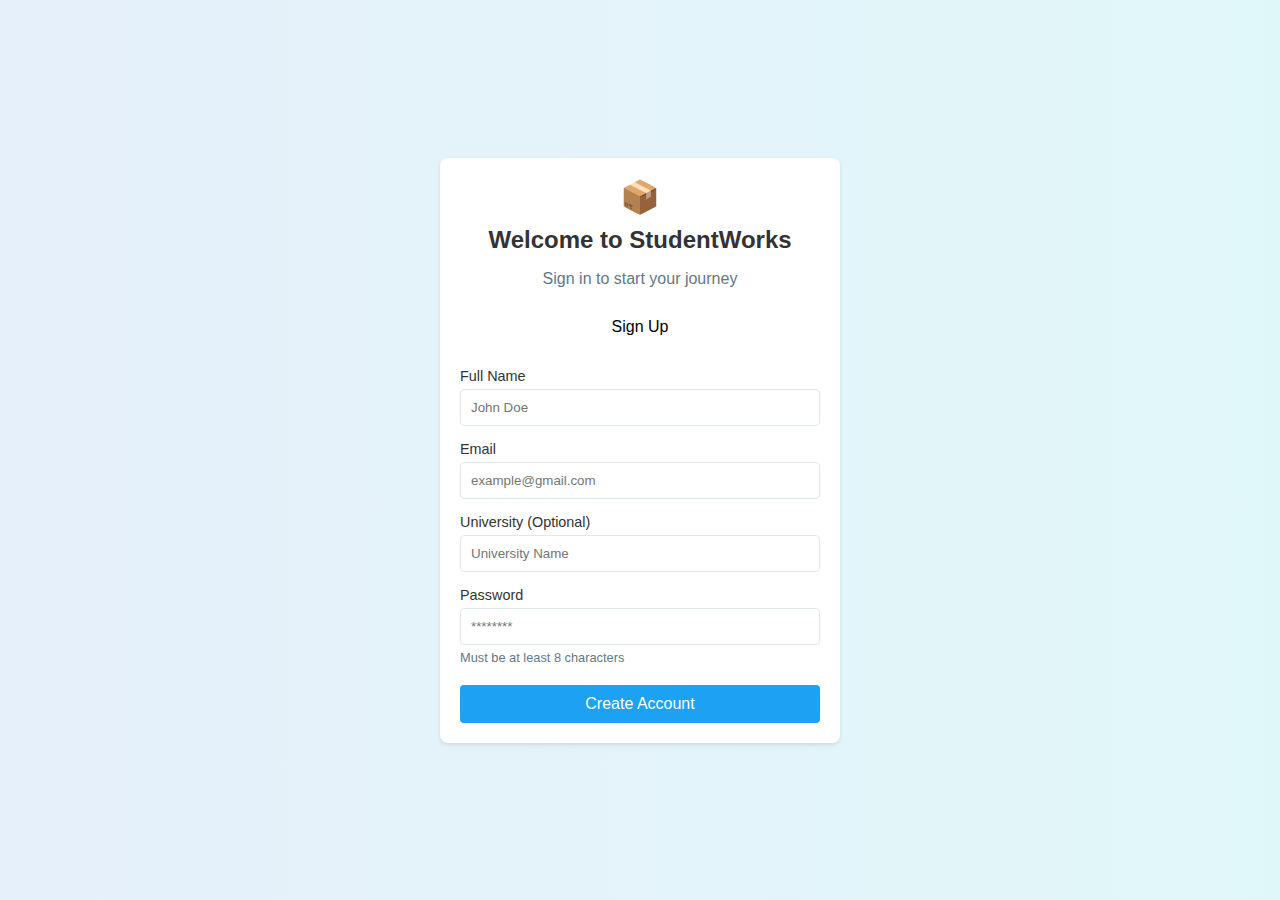
<file: Student works/signup.html>
<!DOCTYPE html>
<html lang="en">
<head>
    <meta charset="UTF-8">
    <meta name="viewport" content="width=device-width, initial-scale=1.0">
    <title>Welcome to StudentWorks</title>
    <link rel="stylesheet" href="sign.css">
</head>
<body>
    <div class="container">
        <div class="signup-form">
            <div class="logo">📦</div>
            <h1>Welcome to StudentWorks</h1>
            <p>Sign in to start your journey</p>
            <div class="tabs">
               
                <button class="tab">Sign Up</button>
            </div>
            <form id="signup-form">
                <div class="form-group">
                    <label for="full-name">Full Name</label>
                    <input type="text" id="full-name" placeholder="John Doe" required>
                </div>
                <div class="form-group">
                    <label for="email">Email</label>
                    <input type="email" id="email" placeholder="example@gmail.com" required>
                </div>
                <div class="form-group">
                    <label for="university">University (Optional)</label>
                    <input type="text" id="university" placeholder="University Name" required>
                </div>
                <div class="form-group">
                    <label for="password">Password</label>
                    <input type="password" id="password" placeholder="********" required>
                    <p class="password-note">Must be at least 8 characters</p>
                </div>
                <button type="submit" class="create-account">Create Account</button>
            </form>
        </div>
    </div>
    <script src="signup.js"></script>
</body>
</html>
</file>
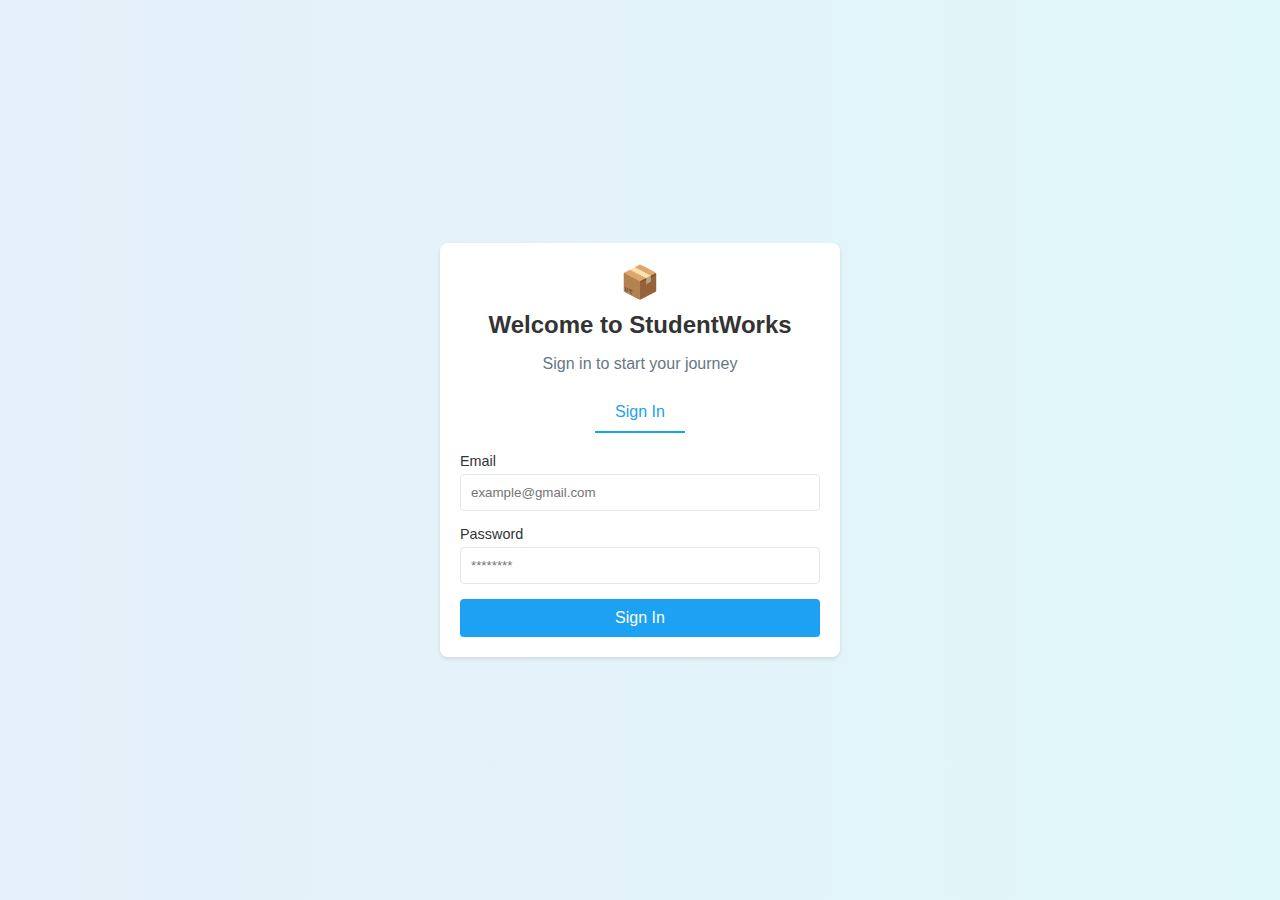
<file: ultimate/in.html>
<!DOCTYPE html>
<html lang="en">
<head>
    <meta charset="UTF-8">
    <meta name="viewport" content="width=device-width, initial-scale=1.0">
    <title>Welcome to StudentWorks</title>
    <link rel="stylesheet" href="in.css">
</head>
<body>
    <div class="container">
        <div class="login-form">
            <div class="logo">📦</div>
            <h1>Welcome to StudentWorks</h1>
            <p>Sign in to start your journey</p>
            <div class="tabs">
                <button class="tab active">Sign In</button>
              
            </div>
            <form id="login-form">
                <div class="form-group">
                    <label for="email">Email</label>
                    <input type="email" id="email" placeholder="example@gmail.com" required>
                </div>
                <div class="form-group">
                    <label for="password">Password</label>
                    <input type="password" id="password" placeholder="********" required>
                </div>
                <button type="submit" class="sign-in">Sign In</button>
            </form>
        </div>
    </div>
    <script src="in.js"></script>
</body>
</html>
</file>
<file: Auto/styl.css>
/* styles.css */
body {
    margin: 0;
    padding: 0;
    font-family: Arial, sans-serif;
    background-color: #000;
    color: #fff;
}

/* navbar.css */
/* This CSS makes the navbar static (default positioning, not fixed/sticky), but responsive. */
/* Colors are consistent with your site's highlight color (#ecb308) for accents/hover. */
/* Assumes a light theme; adjust if needed. */

.navbar {
  display: flex;
  justify-content: space-between;
  align-items: center;
  background-color: #ffffff;
  padding: 1rem 2rem;
  box-shadow: 0 2px 4px rgba(0, 0, 0, 0.1);
  position: fixed; /* Static-like behavior; change to 'fixed' or 'sticky' if you want it to stay on scroll */
  top: 0;
  left: 0;
  width: 100%;
  z-index: 1000;
}

.logo {
  font-size: 1.5rem;
  font-weight: bold;
  color: #333333;
  text-decoration: none;
}

.nav-menu {
  display: flex;
  list-style: none;
  margin: 0;
  padding: 0;
}

.nav-item {
  margin-left: 2rem;
}

.nav-link {
  color: #333333;
  text-decoration: none;
  font-size: 1rem;
  transition: color 0.3s ease;
}

.nav-link:hover {
  color: #ecb308;
}

.hamburger {
  display: none;
  flex-direction: column;
  cursor: pointer;
}

.bar {
  height: 3px;
  width: 25px;
  background-color: #333333;
  margin: 4px 0;
  transition: 0.4s;
}

/* Responsive design for mobile/tablet */
@media (max-width: 768px) {
  .nav-menu {
    display: none;
    flex-direction: column;
    position: absolute;
    top: 100%;
    left: 0;
    width: 100%;
    background-color: #ffffff;
    padding: 1rem 0;
    box-shadow: 0 4px 8px rgba(0, 0, 0, 0.1);
  }

  .nav-menu.active {
    display: flex;
  }

  .nav-item {
    margin: 1rem 0;
    text-align: center;
  }

  .hamburger {
    display: flex;
  }

  /* Hamburger to X animation */
  .hamburger.active .bar:nth-child(1) {
    transform: translateY(7px) rotate(45deg);
  }

  .hamburger.active .bar:nth-child(2) {
    opacity: 0;
  }

  .hamburger.active .bar:nth-child(3) {
    transform: translateY(-7px) rotate(-45deg);
  }
}

/* For smaller devices */
@media (max-width: 480px) {
  .navbar {
    padding: 1rem;
  }

  .logo {
    font-size: 1.2rem;
  }
}
.hero {
    display: flex;
    justify-content: center;
    align-items: center;
    height: 100vh;
    background-color: #0a001f; /* Dark purple-ish black to match the image */
    text-align: center;
    padding: 20px;
    box-sizing: border-box;
}

.hero-content {
    max-width: 800px;
}

.profession {
    font-size: 14px;
    color: #ecb308f0; /* Light purple */
    margin-bottom: 20px;
}

.heading {
    font-size: 48px;
    margin: 0;
    color: #fff;
}

.name {
    color: #ecb308f0; /* Vibrant purple to match the gradient-like in image */
}

.subtitle {
    font-size: 18px;
    margin: 20px 0;
    color: #ddd;
}

.buttons {
    display: flex;
    justify-content: center;
    gap: 20px;
    margin-bottom: 40px;
}

.btn {
    padding: 12px 24px;
    border: none;
    border-radius: 25px;
    font-size: 16px;
    cursor: pointer;
    transition: background-color 0.3s;
}

.primary {
    background-color: #ecb308f0;
    color: #fff;
}

.primary:hover {
    background-color: #ecb308f0;
}

.secondary {
    background-color: #000;
    color: #fff;
    border: 1px solid #fff;
}

.secondary:hover {
    background-color: #333;
}

.stats {
    display: flex;
    justify-content: space-around;
    max-width: 600px;
    margin: 0 auto;
}

.stat {
    text-align: center;
}

.stat h2 {
    font-size: 32px;
    margin: 0;
    color: #fff;
}

.stat p {
    font-size: 14px;
    color: #ddd;
    margin: 5px 0 0;
}

/* Responsive design */
@media (max-width: 768px) {
    .heading {
        font-size: 36px;
    }

    .subtitle {
        font-size: 16px;
    }

    .buttons {
        flex-direction: column;
        gap: 10px;
    }

    .stats {
        flex-direction: column;
        gap: 20px;
    }
}

@media (max-width: 480px) {
    .heading {
        font-size: 28px;
    }

    .subtitle {
        font-size: 14px;
    }

    .btn {
        width: 100%;
    }
}

/* about session */


.about-me {
    padding: 50px 20px;
    text-align: center;
    max-width: 1200px;
    margin: 0 auto;
}

h1 {
    font-size: 48px;
    margin-bottom: 20px;
    color: #fff;
}

.highlight {
    color: #ecb308f0;
}

.intro {
    font-size: 18px;
    color: #ccc;
    margin-bottom: 40px;
    max-width: 800px;
    margin-left: auto;
    margin-right: auto;
}

.skills-grid {
    display: grid;
    grid-template-columns: repeat(auto-fit, minmax(250px, 1fr));
    gap: 20px;
    margin-bottom: 40px;
}

.skill-card {
    background-color: #1a0033;
    padding: 20px;
    border-radius: 10px;
    text-align: center;
}

.skill-card .icon {
    font-size: 24px;
    margin-bottom: 10px;
}

.skill-card h3 {
    font-size: 20px;
    margin: 10px 0;
    color: #fff;
}

.skill-card p {
    font-size: 14px;
    color: #ccc;
    line-height: 1.5;
}

.summary {
    background-color: #1a0033;
    padding: 20px;
    border-radius: 10px;
    text-align: center;
    max-width: 800px;
    margin: 0 auto;
}

.summary p {
    font-size: 16px;
    color: #ccc;
}

.summary .highlight {
    color: #ecb308f0;
}

/* Responsive design */
@media (max-width: 768px) {
    h1 {
        font-size: 36px;
    }

    .intro {
        font-size: 16px;
    }

    .skill-card h3 {
        font-size: 18px;
    }

    .skill-card p {
        font-size: 12px;
    }

    .summary p {
        font-size: 14px;
    }
}

@media (max-width: 480px) {
    h1 {
        font-size: 28px;
    }

    .intro {
        font-size: 14px;
    }

    .skills-grid {
        grid-template-columns: 1fr;
    }

    .summary p {
        font-size: 12px;
    }
}

/* styles.css */
body {
    margin: 0;
    padding: 0;
    font-family: Arial, sans-serif;
    background-color: #0a001f;
    color: #fff;
}

.journey {
    padding: 50px 20px;
    text-align: center;
    max-width: 1200px;
    margin: 0 auto;
}

.summary {
    background-color: #1a0033;
    padding: 20px;
    border-radius: 10px;
    text-align: center;
    max-width: 800px;
    margin: 0 auto 40px;
}

.summary p {
    font-size: 16px;
    color: #ccc;
}

.highlight {
    color: #ecb308f0;
}

h1 {
    font-size: 48px;
    margin-bottom: 10px;
}

.subheading {
    font-size: 18px;
    color: #ccc;
    margin-bottom: 40px;
}

.experience-card {
    background-color: #1a0033;
    padding: 20px;
    border-radius: 10px;
    text-align: left;
    max-width: 800px;
    margin: 0 auto 20px;
    display: flex;
    align-items: flex-start;
}

.icon {
    font-size: 24px;
    margin-right: 20px;
    color: #ecb308f0;
}

.content h2 {
    font-size: 20px;
    margin: 0 0 10px;
    color: #fff;
}

.content .location {
    font-size: 14px;
    color: #ecb308f0;
    margin-bottom: 10px;
}

.content .date {
    font-size: 14px;
    color: #ccc;
    margin-bottom: 10px;
}

.content ul {
    list-style: none;
    padding: 0;
    color: #ccc;
}

.content ul li {
    margin-bottom: 10px;
    font-size: 14px;
    text-align: left;
}

.content ul li:before {
    content: "•";
    color: #ecb308f0;
    font-weight: bold;
    display: inline-block;
    width: 1em;
    margin-left: -1em;
}

/* Responsive design */
@media (max-width: 768px) {
    h1 {
        font-size: 36px;
    }

    .subheading {
        font-size: 16px;
    }

    .experience-card {
        flex-direction: column;
        text-align: center;
    }

    .icon {
        margin: 0 0 10px 0;
    }

    .content ul li {
        font-size: 12px;
    }
}

@media (max-width: 480px) {
    h1 {
        font-size: 28px;
    }

    .summary p {
        font-size: 14px;
    }

    .experience-card {
        padding: 15px;
    }

    .content h2 {
        font-size: 18px;
    }
}

/* styles.css */
body {
    margin: 0;
    padding: 0;
    font-family: Arial, sans-serif;
    background-color: #0a001f;
    color: #fff;
}

.certifications {
    padding: 50px 20px;
    text-align: center;
    max-width: 1200px;
    margin: 0 auto;
}

h1 {
    font-size: 36px;
    margin-bottom: 20px;
}

.highlight {
    color: #ecb308f0;
}

.cert-grid {
    display: grid;
    grid-template-columns: repeat(auto-fit, minmax(250px, 1fr));
    gap: 20px;
}

.cert-card {
    background-color: #1a0033;
    padding: 20px;
    border-radius: 10px;
    text-align: center;
}

.year {
    font-size: 18px;
    color: #ecb308f0;
    margin-bottom: 10px;
}

.cert-card h3 {
    font-size: 20px;
    margin: 0 0 10px;
    color: #fff;
}

.provider {
    font-size: 14px;
    color: #ccc;
}

.contact {
    padding: 50px 20px;
    text-align: center;
    max-width: 1200px;
    margin: 0 auto;
    background-color: #0a001f; /* Matches the dark theme */
}

.subtitle {
    font-size: 18px;
    color: #ccc;
    margin-bottom: 40px;
}

.contact-methods {
    display: flex;
    justify-content: center;
    gap: 40px;
}

.method {
    text-align: center;
}

.icon {
    font-size: 24px;
    background-color: #1a0033;
    border-radius: 50%;
    padding: 20px;
    margin-bottom: 10px;
    color: #ecb308f0;
    display: inline-block;
    width: 30px;
    height: 30px;
    line-height: 30px;
}

.method p {
    font-size: 16px;
    color: #fff;
}

/* Responsive design */
@media (max-width: 768px) {
    h1 {
        font-size: 28px;
    }

    .subtitle {
        font-size: 16px;
    }

    .contact-methods {
        flex-direction: column;
        gap: 20px;
    }
}

@media (max-width: 480px) {
    h1 {
        font-size: 24px;
    }

    .cert-grid {
        grid-template-columns: 1fr;
    }

    .icon {
        padding: 15px;
        width: 20px;
        height: 20px;
        line-height: 20px;
    }
}


.skills-expertise {
    padding: 50px 20px;
    text-align: center;
    max-width: 1200px;
    margin: 0 auto;
}

h1 {
    font-size: 48px;
    margin-bottom: 10px;
    color: #fff;
}

.highlight {
    color: #ecb308f0;
}

.subheading {
    font-size: 18px;
    color: #ccc;
    margin-bottom: 40px;
}

.skills-grid {
    display: grid;
    grid-template-columns: repeat(auto-fit, minmax(300px, 1fr));
    gap: 20px;
    justify-content: center;
}

.skill-card {
    background-color: #1a0033;
    padding: 20px;
    border-radius: 10px;
    text-align: left;
    max-width: 400px;
}

.diamond {
    color: #ecb308f0;
    margin-right: 10px;
}

h3 {
    font-size: 20px;
    color: #fff;
    margin-bottom: 20px;
}

.skill-item {
    display: flex;
    justify-content: space-between;
    align-items: center;
    margin-bottom: 15px;
}

.skill-item p {
    font-size: 16px;
    color: #fff;
    margin: 0;
}

.level {
    background-color: #2a0052;
    padding: 5px 15px;
    border-radius: 20px;
    font-size: 14px;
    color: #fff;
}



/* Responsive design */
@media (max-width: 768px) {
    h1 {
        font-size: 36px;
    }

    .subheading {
        font-size: 16px;
    }

    .skill-card {
        text-align: center;
    }

    .skill-item {
        flex-direction: column;
        gap: 10px;
    }

    .cert-heading {
        font-size: 28px;
    }
}

@media (max-width: 480px) {
    h1 {
        font-size: 28px;
    }

    h3 {
        font-size: 18px;
    }

    .skill-item p {
        font-size: 14px;
    }

    .level {
        font-size: 12px;
        padding: 5px 10px;
    }
}

/* styles.css */
body {
    margin: 0;
    padding: 0;
    font-family: Arial, sans-serif;
    background-color: #0a001f;
    color: #fff;
}

.contact {
    padding: 50px 20px;
    text-align: center;
    max-width: 800px;
    margin: 0 auto;
    background-color: #1a0033;
    border-radius: 20px;
}

.subtitle {
    font-size: 18px;
    color: #ccc;
    margin-bottom: 40px;
}

.contact-methods {
    display: flex;
    justify-content: space-around;
    margin-bottom: 40px;
}

.method {
    text-align: center;
    width: 30%;
}

.icon {
    font-size: 24px;
    background-color: #2a0052;
    border-radius: 50%;
    padding: 20px;
    margin-bottom: 10px;
    color: #ecb308f0;
    display: inline-block;
    width: 30px;
    height: 30px;
    line-height: 30px;
}

.method h3 {
    font-size: 16px;
    color: #fff;
    margin: 10px 0 5px;
}

.method p {
    font-size: 14px;
    color: #ccc;
    margin: 5px 0;
}

.btn {
    padding: 12px 24px;
    background-color: #ecb308f0;
    color: #fff;
    border: none;
    border-radius: 25px;
    font-size: 16px;
    cursor: pointer;
    transition: background-color 0.3s;
}

.btn:hover {
    background-color: #f3c63ef0
}

.footer {
    text-align: center;
    padding: 20px;
    font-size: 14px;
    color: #ccc;
}

/* Responsive design */
@media (max-width: 768px) {
    .contact-methods {
        flex-direction: column;
        gap: 30px;
    }

    .method {
        width: 100%;
    }

    .subtitle {
        font-size: 16px;
    }
}

@media (max-width: 480px) {
    .contact {
        padding: 30px 15px;
    }

    .btn {
        width: 100%;
    }

    .footer {
        font-size: 12px;
    }
}

/*project */
/* styles.css */
body {
    margin: 0;
    padding: 0;
    font-family: Arial, sans-serif;
    background-color: #0a001f;
    color: #fff;
}

.portfolio {
    padding: 50px 20px;
    text-align: center;
    max-width: 1200px;
    margin: 0 auto;
}

h1 {
    font-size: 48px;
    margin-bottom: 10px;
    color: #ecb308f0;
}

.highlight {
    color: #ecb308f0;
}

.subtitle {
    font-size: 18px;
    color: #ccc;
    margin-bottom: 40px;
}

.project-grid {
    display: grid;
    grid-template-columns: repeat(auto-fit, minmax(300px, 1fr));
    gap: 20px;
    margin-bottom: 40px;
}

.project-card {
    background-color: #1a0033;
    padding: 20px;
    border-radius: 10px;
    text-align: center;
    transition: transform 0.3s ease;
}

.project-card img {
    width: 100%;
    height: auto;
    border-radius: 10px;
    object-fit: cover;
}

.project-card h3 {
    font-size: 20px;
    margin: 15px 0 10px;
    color: #fff;
}

.project-card p {
    font-size: 14px;
    color: #fff;
    margin: 5px 0;
}

.project-card a {
    display: inline-block;
    font-size: 14px;
    color: #fff;
    text-decoration: none;
    margin-top: 10px;
}

.project-card a:hover {
    text-decoration: underline;
}

.btn {
    padding: 12px 24px;
    background-color: #ecb308f0;
    color: #fff;
    border: none;
    border-radius: 25px;
    font-size: 16px;
    cursor: pointer;
    transition: background-color 0.3s;
}

.btn:hover {
    background-color: #ecb308f0;
}

/* Responsive Media Queries */

/* Tablets (768px and below) */
@media (max-width: 768px) {
    h1 {
        font-size: 36px;
    }

    .subtitle {
        font-size: 16px;
    }

    .project-card h3 {
        font-size: 18px;
    }

    .project-card p, .project-card a {
        font-size: 13px;
    }

    .project-card img {
        height: 200px; /* Adjusted for smaller screens */
    }
}

/* Mobile devices (480px and below) */
@media (max-width: 480px) {
    h1 {
        font-size: 28px;
    }

    .subtitle {
        font-size: 14px;
    }

    .project-grid {
        grid-template-columns: 1fr; /* Stack cards vertically */
    }

    .project-card {
        padding: 15px;
    }

    .project-card h3 {
        font-size: 16px;
    }

    .project-card p, .project-card a {
        font-size: 12px;
    }

    .project-card img {
        height: 150px; /* Further reduced for mobile */
    }

    .btn {
        width: 100%;
        font-size: 14px;
    }
}
</file>
<file: muhammad/style.css>
* {
    margin: 0;
    padding: 0;
    box-sizing: border-box;
}

body {
    font-family: Arial, sans-serif;
    line-height: 1.6;
    color: #333;
}

.navbar {
    display: flex;
    justify-content: space-between;
    align-items: center;
    padding: 1rem 2rem;
    background-color: #222;
    color: #fff;
    position: fixed;
    width: 100%;
    top: 0;
    z-index: 1000;
}

.logo h1 {
    font-size: 1.8rem;
}

.nav-links {
    display: flex;
    list-style: none;
}

.nav-links li {
    margin-left: 2rem;
}

.nav-links a {
    color: #fff;
    text-decoration: none;
    font-size: 1rem;
}

.nav-links a:hover {
    color: #ff6200;
}

.menu-toggle {
    display: none;
    flex-direction: column;
    cursor: pointer;
}

.menu-toggle span {
    width: 25px;
    height: 3px;
    background-color: #fff;
    margin: 2px 0;
    transition: all 0.3s ease;
}

.hero {
    height: 100vh;
    background: url('https://via.placeholder.com/1920x1080') no-repeat center center/cover;
    display: flex;
    justify-content: center;
    align-items: center;
    text-align: center;
    color: #fff;
}

.hero-content h2 {
    font-size: 3rem;
    margin-bottom: 1rem;
}

.hero-content p {
    font-size: 1.2rem;
    margin-bottom: 2rem;
}

.btn {
    display: inline-block;
    padding: 0.8rem 1.5rem;
    background-color: #ff6200;
    color: #fff;
    text-decoration: none;
    border-radius: 5px;
    transition: background-color 0.3s ease;
}

.btn:hover {
    background-color: #e55a00;
}

.cars {
    padding: 4rem 2rem;
    text-align: center;
}

.cars h2 {
    font-size: 2.5rem;
    margin-bottom: 2rem;
}

.car-grid {
    display: grid;
    grid-template-columns: repeat(auto-fit, minmax(250px, 1fr));
    gap: 2rem;
    max-width: 1200px;
    margin: 0 auto;
}

.car-card {
    background-color: #f9f9f9;
    padding: 1rem;
    border-radius: 10px;
    box-shadow: 0 2px 5px rgba(0, 0, 0, 0.1);
}

.car-card img {
    width: 100%;
    height: auto;
    border-radius: 5px;
}

.car-card h3 {
    font-size: 1.5rem;
    margin: 1rem 0;
}

.car-card p {
    font-size: 1rem;
    color: #666;
}

footer {
    background-color: #222;
    color: #fff;
    text-align: center;
    padding: 1rem;
}

/* Responsive Design */
@media (max-width: 768px) {
    .nav-links {
        display: none;
        flex-direction: column;
        position: absolute;
        top: 60px;
        left: 0;
        width: 100%;
        background-color: #222;
        padding: 1rem;
    }

    .nav-links.active {
        display: flex;
    }

    .nav-links li {
        margin: 0.5rem 0;
    }

    .menu-toggle {
        display: flex;
    }

    .hero-content h2 {
        font-size: 2rem;
    }

    .hero-content p {
        font-size: 1rem;
    }

    .cars h2 {
        font-size: 2rem;
    }
}

@media (max-width: 480px) {
    .hero-content h2 {
        font-size: 1.5rem;
    }

    .hero-content p {
        font-size: 0.9rem;
    }

    .btn {
        padding: 0.6rem 1rem;
        font-size: 0.9rem;
    }

    .car-card h3 {
        font-size: 1.2rem;
    }

    .car-card p {
        font-size: 0.9rem;
    }
}
</file>
<file: Udemy - The Ultimate React Course 2024 React, Next.js, Redux & More 2024-5/index.html/style.css>
/* styles.css */
body {
    margin: 0;
    padding: 0;
    font-family: Arial, sans-serif;
    background-color: #fff;
    color: #333;
}

.header {
    background-color: #fff;
    box-shadow: 0 2px 4px rgba(0, 0, 0, 0.1);
    position: fixed;
    width: 100%;
    top: 0;
    z-index: 1000;
}

.nav {
    display: flex;
    justify-content: space-between;
    align-items: center;
    max-width: 1200px;
    margin: 0 auto;
    padding: 1rem 2rem;
}

.logo {
    font-size: 1.5rem;
    font-weight: bold;
    color: #007bff;
    display: flex;
    align-items: center;
}

.logo-icon {
    margin-right: 0.5rem;
    color: #007bff;
}

.nav-links {
    display: flex;
    list-style: none;
    gap: 1.5rem;
}

.nav-links a {
    color: #333;
    text-decoration: none;
    font-weight: 500;
    transition: color 0.3s;
}

.nav-links a:hover {
    color: #007bff;
}

.auth-links {
    display: flex;
    gap: 1rem;
}

.sign-in {
    color: #333;
    text-decoration: none;
}

.sign-up {
    background-color: #007bff;
    color: #fff;
    padding: 0.5rem 1rem;
    border-radius: 5px;
    text-decoration: none;
}

.sign-up:hover {
    background-color: #0056b3;
}

.hamburger {
    display: none;
    flex-direction: column;
    cursor: pointer;
    gap: 5px;
}

.hamburger span {
    width: 25px;
    height: 3px;
    background-color: #333;
}

.hero {
    background: linear-gradient(to bottom, #007bff, #00c6ff, #00ffd5);
    min-height: 400px;
    display: flex;
    align-items: center;
    justify-content: center;
    text-align: center;
    padding: 100px 20px 50px;
    margin-top: 60px; /* Offset for fixed header */
}

.hero-content {
    max-width: 800px;
}

.hero h1 {
    font-size: 3rem;
    color: #fff;
    margin-bottom: 1rem;
}

.hero p {
    font-size: 1.25rem;
    color: #fff;
    margin-bottom: 2rem;
}

.hero-buttons {
    display: flex;
    justify-content: center;
    gap: 1rem;
}

.btn {
    padding: 0.75rem 1.5rem;
    border-radius: 5px;
    text-decoration: none;
    font-weight: 500;
    transition: background-color 0.3s;
}

.btn-white {
    background-color: #fff;
    color: #007bff;
}

.btn-white:hover {
    background-color: #f0f0f0;
}

.btn-outline {
    background-color: transparent;
    color: #fff;
    border: 2px solid #fff;
}

.btn-outline:hover {
    background-color: rgba(255, 255, 255, 0.1);
}

.search-section {
    max-width: 1200px;
    margin: 2rem auto;
    padding: 0 20px;
}

.search-form {
    background-color: #fff;
    border-radius: 10px;
    box-shadow: 0 4px 8px rgba(0, 0, 0, 0.1);
    display: flex;
    align-items: center;
    padding: 0.5rem;
    max-width: 800px;
    margin: 0 auto;
}

.search-form input {
    flex: 1;
    border: none;
    padding: 1rem;
    font-size: 1rem;
    outline: none;
}

.btn-blue {
    background-color: #007bff;
    color: #fff;
    border: none;
    padding: 1rem 2rem;
    border-radius: 5px;
    cursor: pointer;
}

.btn-blue:hover {
    background-color: #0056b3;
}

/* Responsive Design */
@media (max-width: 768px) {
    .nav {
        flex-wrap: wrap;
    }

    .nav-links {
        display: none;
        flex-direction: column;
        width: 100%;
        gap: 1rem;
        margin-top: 1rem;
    }

    .nav-links.active {
        display: flex;
    }

    .auth-links {
        display: none;
        width: 100%;
        justify-content: center;
        gap: 1rem;
        margin-top: 1rem;
    }

    .auth-links.active {
        display: flex;
    }

    .hamburger {
        display: flex;
    }

    .hero h1 {
        font-size: 2.5rem;
    }

    .hero p {
        font-size: 1rem;
    }

    .hero-buttons {
        flex-direction: column;
    }

    .search-form {
        flex-direction: column;
        gap: 1rem;
    }

    .btn-blue {
        width: 100%;
    }
}

@media (max-width: 480px) {
    .hero h1 {
        font-size: 2rem;
    }

    .hero p {
        font-size: 0.875rem;
    }

    .btn {
        width: 100%;
    }
}

body {
    font-family: Arial, sans-serif;
    margin: 0;
    padding: 0;
    background-color: #f9f9f9;
    color: #333;
}

.stats-container {
    display: flex;
    justify-content: space-around;
    padding: 20px;
    background-color: #fff;
    flex-wrap: wrap;
    text-align: center;
}

.stat {
    margin: 10px;
}

.stat h1 {
    font-size: 2em;
    color: #1DA1F2;
    margin: 0;
}

.stat p {
    font-size: 1em;
    color: #657786;
    margin: 5px 0 0;
}

.categories-container {
    padding: 20px;
    text-align: center;
}

.categories-container h2 {
    font-size: 1.5em;
    margin-bottom: 10px;
}

.categories-container p {
    color: #1DA1F2;
    margin-bottom: 20px;
}

.categories {
    display: flex;
    justify-content: space-around;
    flex-wrap: wrap;
}

.category {
    background-color: #fff;
    border: 1px solid #e1e8ed;
    border-radius: 8px;
    padding: 20px;
    width: 20%;
    margin: 10px;
    text-align: center;
    box-shadow: 0 2px 4px rgba(0,0,0,0.1);
}

.category .icon {
    font-size: 2em;
    margin-bottom: 10px;
}

.category h3 {
    margin: 10px 0;
}

.category p {
    color: #657786;
    font-size: 0.9em;
}

@media (max-width: 768px) {
    .stat, .category {
        width: 40%;
    }
}

@media (max-width: 480px) {
    .stat, .category {
        width: 100%;
    }
}


.why-choose {
    text-align: center;
    padding: 40px 20px;
}

.why-choose h1 {
    font-size: 2em;
    margin-bottom: 10px;
}

.why-choose p {
    color: #657786;
    margin-bottom: 30px;
}

.reasons {
    display: flex;
    justify-content: space-around;
    flex-wrap: wrap;
}

.reason {
    background-color: #fff;
    border: 1px solid #e1e8ed;
    border-radius: 8px;
    padding: 20px;
    width: 28%;
    margin: 10px;
    box-shadow: 0 2px 4px rgba(0,0,0,0.1);
    text-align: center;
}

.reason .icon {
    font-size: 2em;
    color: #1DA1F2;
    margin-bottom: 10px;
}

.reason h3 {
    margin: 10px 0;
    color: #1DA1F2;
}

.reason p {
    color: #657786;
    font-size: 0.9em;
}

@media (max-width: 768px) {
    .reason {
        width: 45%;
    }
}

@media (max-width: 480px) {
    .reason {
        width: 90%;
    }
    .why-choose h1 {
        font-size: 1.5em;
    }
}

body {
    font-family: Arial, sans-serif;
    margin: 0;
    padding: 0;
    background-color: #f9f9f9;
    color: #333;
}

.hero {
    background: linear-gradient(to right, #1DA1F2, #00C4B4);
    color: #fff;
    text-align: center;
    padding: 50px 20px;
}

.hero-content h1 {
    font-size: 2.5em;
    margin: 0 0 10px;
}

.hero-content p {
    font-size: 1.2em;
    margin: 0 0 20px;
}

.get-started {
    background-color: #fff;
    border: none;
    padding: 10px 20px;
    font-size: 1em;
    cursor: pointer;
    border-radius: 5px;
}

.get-started:hover {
    background-color: #e0e0e0;
}

.footer {
    display: flex;
    justify-content: space-around;
    flex-wrap: wrap;
    padding: 20px;
    background-color: #fff;
    border-top: 1px solid #e1e8ed;
}

.footer-section {
    flex: 1;
    min-width: 200px;
    margin: 10px;
}

.footer-section h3 {
    color: #1DA1F2;
    margin-bottom: 10px;
}

.footer-section ul {
    list-style: none;
    padding: 0;
}

.footer-section ul li {
    margin: 5px 0;
}

.footer-section ul li a {
    color: #657786;
    text-decoration: none;
}

.footer-section ul li a:hover {
    text-decoration: underline;
}

.social-icons a {
    color: #657786;
    margin-right: 10px;
    font-size: 1.2em;
    text-decoration: none;
}

.footer-bottom {
    width: 100%;
    text-align: center;
    color: #657786;
    margin-top: 20px;
}

@media (max-width: 768px) {
    .footer {
        flex-direction: column;
        text-align: center;
    }
    .footer-section {
        margin: 20px 0;
    }
    .hero-content h1 {
        font-size: 2em;
    }
    .hero-content p {
        font-size: 1em;
    }
}

@media (max-width: 480px) {
    .hero-content h1 {
        font-size: 1.5em;
    }
    .hero-content p {
        font-size: 0.9em;
    }
}
</file>
<file: Student works/sign .css>
body {
    font-family: Arial, sans-serif;
    margin: 0;
    padding: 0;
    background: linear-gradient(to right, #e6f0fa, #e0f7f9);
    display: flex;
    justify-content: center;
    align-items: center;
    min-height: 100vh;
    color: #333;
}

.container {
    width: 100%;
    max-width: 400px;
}

.login-form {
    background-color: #fff;
    padding: 20px;
    border-radius: 8px;
    box-shadow: 0 2px 4px rgba(0,0,0,0.1);
    text-align: center;
}

.logo {
    font-size: 2em;
    color: #1DA1F2;
    margin-bottom: 10px;
}

.login-form h1 {
    font-size: 1.5em;
    margin: 0 0 10px;
}

.login-form p {
    color: #657786;
    margin-bottom: 20px;
}

.tabs {
    display: flex;
    justify-content: center;
    margin-bottom: 20px;
}

.tab {
    padding: 10px 20px;
    border: none;
    background: none;
    cursor: pointer;
    font-size: 1em;
    border-bottom: 2px solid transparent;
}

.tab.active {
    border-bottom: 2px solid #1DA1F2;
    color: #1DA1F2;
}

.form-group {
    text-align: left;
    margin-bottom: 15px;
}

.form-group label {
    display: block;
    font-size: 0.9em;
    margin-bottom: 5px;
    color: #333;
}

.form-group input {
    width: 100%;
    padding: 10px;
    border: 1px solid #e1e8ed;
    border-radius: 4px;
    box-sizing: border-box;
}

.sign-in {
    width: 100%;
    padding: 10px;
    background-color: #1DA1F2;
    color: #fff;
    border: none;
    border-radius: 4px;
    cursor: pointer;
    font-size: 1em;
}

.sign-in:hover {
    background-color: #1a8cd8;
}

@media (max-width: 480px) {
    .login-form {
        padding: 15px;
    }
    .login-form h1 {
        font-size: 1.2em;
    }
    .tab {
        padding: 8px 15px;
        font-size: 0.9em;
    }
}
</file>
<file: Student works/style.css>
/* styles.css */
body {
    margin: 0;
    padding: 0;
    font-family: Arial, sans-serif;
    background-color: #fff;
    color: #333;
}

.header {
    background-color: #fff;
    box-shadow: 0 2px 4px rgba(0, 0, 0, 0.1);
    position: fixed;
    width: 100%;
    top: 0;
    z-index: 1000;
}

.nav {
    display: flex;
    justify-content: space-between;
    align-items: center;
    max-width: 1200px;
    margin: 0 auto;
    padding: 1rem 2rem;
}

.logo {
    font-size: 1.5rem;
    font-weight: bold;
    color: #007bff;
    display: flex;
    align-items: center;
}

.logo-icon {
    margin-right: 0.5rem;
    color: #007bff;
}

.nav-links {
    display: flex;
    list-style: none;
    gap: 1.5rem;
}

.nav-links a {
    color: #333;
    text-decoration: none;
    font-weight: 500;
    transition: color 0.3s;
}

.nav-links a:hover {
    color: #007bff;
}

.auth-links {
    display: flex;
    gap: 1rem;
}

.sign-in {
    color: #333;
    text-decoration: none;
}

.sign-up {
    background-color: #007bff;
    color: #fff;
    padding: 0.5rem 1rem;
    border-radius: 5px;
    text-decoration: none;
}

.sign-up:hover {
    background-color: #0056b3;
}

.hamburger {
    display: none;
    flex-direction: column;
    cursor: pointer;
    gap: 5px;
}

.hamburger span {
    width: 25px;
    height: 3px;
    background-color: #333;
}

.hero {
    background: linear-gradient(to bottom, #007bff, #00c6ff, #00ffd5);
    min-height: 400px;
    display: flex;
    align-items: center;
    justify-content: center;
    text-align: center;
    padding: 100px 20px 50px;
    margin-top: 60px; /* Offset for fixed header */
}

.hero-content {
    max-width: 800px;
}

.hero h1 {
    font-size: 3rem;
    color: #fff;
    margin-bottom: 1rem;
}

.hero p {
    font-size: 1.25rem;
    color: #fff;
    margin-bottom: 2rem;
}

.hero-buttons {
    display: flex;
    justify-content: center;
    gap: 1rem;
}

.btn {
    padding: 0.75rem 1.5rem;
    border-radius: 5px;
    text-decoration: none;
    font-weight: 500;
    transition: background-color 0.3s;
}

.btn-white {
    background-color: #fff;
    color: #007bff;
}

.btn-white:hover {
    background-color: #f0f0f0;
}

.btn-outline {
    background-color: transparent;
    color: #fff;
    border: 2px solid #fff;
}

.btn-outline:hover {
    background-color: rgba(255, 255, 255, 0.1);
}

.search-section {
    max-width: 1200px;
    margin: 2rem auto;
    padding: 0 20px;
}

.search-form {
    background-color: #fff;
    border-radius: 10px;
    box-shadow: 0 4px 8px rgba(0, 0, 0, 0.1);
    display: flex;
    align-items: center;
    padding: 0.5rem;
    max-width: 800px;
    margin: 0 auto;
}

.search-form input {
    flex: 1;
    border: none;
    padding: 1rem;
    font-size: 1rem;
    outline: none;
}

.btn-blue {
    background-color: #007bff;
    color: #fff;
    border: none;
    padding: 1rem 2rem;
    border-radius: 5px;
    cursor: pointer;
}

.btn-blue:hover {
    background-color: #0056b3;
}

/* Responsive Design */
@media (max-width: 768px) {
    .nav {
        flex-wrap: wrap;
    }

    .nav-links {
        display: none;
        flex-direction: column;
        width: 100%;
        gap: 1rem;
        margin-top: 1rem;
    }

    .nav-links.active {
        display: flex;
    }

    .auth-links {
        display: none;
        width: 100%;
        justify-content: center;
        gap: 1rem;
        margin-top: 1rem;
    }

    .auth-links.active {
        display: flex;
    }

    .hamburger {
        display: flex;
    }

    .hero h1 {
        font-size: 2.5rem;
    }

    .hero p {
        font-size: 1rem;
    }

    .hero-buttons {
        flex-direction: column;
    }

    .search-form {
        flex-direction: column;
        gap: 1rem;
    }

    .btn-blue {
        width: 100%;
    }
}

@media (max-width: 480px) {
    .hero h1 {
        font-size: 2rem;
    }

    .hero p {
        font-size: 0.875rem;
    }

    .btn {
        width: 100%;
    }
}

body {
    font-family: Arial, sans-serif;
    margin: 0;
    padding: 0;
    background-color: #f9f9f9;
    color: #333;
}

.stats-container {
    display: flex;
    justify-content: space-around;
    padding: 20px;
    background-color: #fff;
    flex-wrap: wrap;
    text-align: center;
}

.stat {
    margin: 10px;
}

.stat h1 {
    font-size: 2em;
    color: #1DA1F2;
    margin: 0;
}

.stat p {
    font-size: 1em;
    color: #657786;
    margin: 5px 0 0;
}

.categories-container {
    padding: 20px;
    text-align: center;
}

.categories-container h2 {
    font-size: 1.5em;
    margin-bottom: 10px;
}

.categories-container p {
    color: #1DA1F2;
    margin-bottom: 20px;
}

.categories {
    display: flex;
    justify-content: space-around;
    flex-wrap: wrap;
}

.category {
    background-color: #fff;
    border: 1px solid #e1e8ed;
    border-radius: 8px;
    padding: 20px;
    width: 20%;
    margin: 10px;
    text-align: center;
    box-shadow: 0 2px 4px rgba(0,0,0,0.1);
}

.category .icon {
    font-size: 2em;
    margin-bottom: 10px;
}

.category h3 {
    margin: 10px 0;
}

.category p {
    color: #657786;
    font-size: 0.9em;
}

@media (max-width: 768px) {
    .stat, .category {
        width: 40%;
    }
}

@media (max-width: 480px) {
    .stat, .category {
        width: 100%;
    }
}


.why-choose {
    text-align: center;
    padding: 40px 20px;
}

.why-choose h1 {
    font-size: 2em;
    margin-bottom: 10px;
}

.why-choose p {
    color: #657786;
    margin-bottom: 30px;
}

.reasons {
    display: flex;
    justify-content: space-around;
    flex-wrap: wrap;
}

.reason {
    background-color: #fff;
    border: 1px solid #e1e8ed;
    border-radius: 8px;
    padding: 20px;
    width: 28%;
    margin: 10px;
    box-shadow: 0 2px 4px rgba(0,0,0,0.1);
    text-align: center;
}

.reason .icon {
    font-size: 2em;
    color: #1DA1F2;
    margin-bottom: 10px;
}

.reason h3 {
    margin: 10px 0;
    color: #1DA1F2;
}

.reason p {
    color: #657786;
    font-size: 0.9em;
}

@media (max-width: 768px) {
    .reason {
        width: 45%;
    }
}

@media (max-width: 480px) {
    .reason {
        width: 90%;
    }
    .why-choose h1 {
        font-size: 1.5em;
    }
}

body {
    font-family: Arial, sans-serif;
    margin: 0;
    padding: 0;
    background-color: #f9f9f9;
    color: #333;
}

.hero {
    background: linear-gradient(to right, #1DA1F2, #00C4B4);
    color: #fff;
    text-align: center;
    padding: 50px 20px;
}

.hero-content h1 {
    font-size: 2.5em;
    margin: 0 0 10px;
}

.hero-content p {
    font-size: 1.2em;
    margin: 0 0 20px;
}

.get-started {
    background-color: #fff;
    border: none;
    padding: 10px 20px;
    font-size: 1em;
    cursor: pointer;
    border-radius: 5px;
}

.get-started:hover {
    background-color: #e0e0e0;
}

.footer {
    display: flex;
    justify-content: space-around;
    flex-wrap: wrap;
    padding: 20px;
    background-color: #fff;
    border-top: 1px solid #e1e8ed;
}

.footer-section {
    flex: 1;
    min-width: 200px;
    margin: 10px;
}

.footer-section h3 {
    color: #1DA1F2;
    margin-bottom: 10px;
}

.footer-section ul {
    list-style: none;
    padding: 0;
}

.footer-section ul li {
    margin: 5px 0;
}

.footer-section ul li a {
    color: #657786;
    text-decoration: none;
}

.footer-section ul li a:hover {
    text-decoration: underline;
}

.social-icons a {
    color: #657786;
    margin-right: 10px;
    font-size: 1.2em;
    text-decoration: none;
}

.footer-bottom {
    width: 100%;
    text-align: center;
    color: #657786;
    margin-top: 20px;
}

@media (max-width: 768px) {
    .footer {
        flex-direction: column;
        text-align: center;
    }
    .footer-section {
        margin: 20px 0;
    }
    .hero-content h1 {
        font-size: 2em;
    }
    .hero-content p {
        font-size: 1em;
    }
}

@media (max-width: 480px) {
    .hero-content h1 {
        font-size: 1.5em;
    }
    .hero-content p {
        font-size: 0.9em;
    }
}
</file>
<file: Student works/sign.css>
body {
    font-family: Arial, sans-serif;
    margin: 0;
    padding: 0;
    background: linear-gradient(to right, #e6f0fa, #e0f7f9);
    display: flex;
    justify-content: center;
    align-items: center;
    min-height: 100vh;
    color: #333;
}

.container {
    width: 100%;
    max-width: 400px;
}

.signup-form {
    background-color: #fff;
    padding: 20px;
    border-radius: 8px;
    box-shadow: 0 2px 4px rgba(0,0,0,0.1);
    text-align: center;
}

.logo {
    font-size: 2em;
    color: #1DA1F2;
    margin-bottom: 10px;
}

.signup-form h1 {
    font-size: 1.5em;
    margin: 0 0 10px;
}

.signup-form p {
    color: #657786;
    margin-bottom: 20px;
}

.tabs {
    display: flex;
    justify-content: center;
    margin-bottom: 20px;
}

.tab {
    padding: 10px 20px;
    border: none;
    background: none;
    cursor: pointer;
    font-size: 1em;
    border-bottom: 2px solid transparent;
}

.tab.active {
    border-bottom: 2px solid #1DA1F2;
    color: #1DA1F2;
}

.form-group {
    text-align: left;
    margin-bottom: 15px;
}

.form-group label {
    display: block;
    font-size: 0.9em;
    margin-bottom: 5px;
    color: #333;
}

.form-group input {
    width: 100%;
    padding: 10px;
    border: 1px solid #e1e8ed;
    border-radius: 4px;
    box-sizing: border-box;
}

.password-note {
    font-size: 0.8em;
    color: #657786;
    margin-top: 5px;
}

.create-account {
    width: 100%;
    padding: 10px;
    background-color: #1DA1F2;
    color: #fff;
    border: none;
    border-radius: 4px;
    cursor: pointer;
    font-size: 1em;
}

.create-account:hover {
    background-color: #1a8cd8;
}

@media (max-width: 480px) {
    .signup-form {
        padding: 15px;
    }
    .signup-form h1 {
        font-size: 1.2em;
    }
    .tab {
        padding: 8px 15px;
        font-size: 0.9em;
    }
}
</file>
<file: ultimate/in.css>
body {
    font-family: Arial, sans-serif;
    margin: 0;
    padding: 0;
    background: linear-gradient(to right, #e6f0fa, #e0f7f9);
    display: flex;
    justify-content: center;
    align-items: center;
    min-height: 100vh;
    color: #333;
}

.container {
    width: 100%;
    max-width: 400px;
}

.login-form {
    background-color: #fff;
    padding: 20px;
    border-radius: 8px;
    box-shadow: 0 2px 4px rgba(0,0,0,0.1);
    text-align: center;
}

.logo {
    font-size: 2em;
    color: #1DA1F2;
    margin-bottom: 10px;
}

.login-form h1 {
    font-size: 1.5em;
    margin: 0 0 10px;
}

.login-form p {
    color: #657786;
    margin-bottom: 20px;
}

.tabs {
    display: flex;
    justify-content: center;
    margin-bottom: 20px;
}

.tab {
    padding: 10px 20px;
    border: none;
    background: none;
    cursor: pointer;
    font-size: 1em;
    border-bottom: 2px solid transparent;
}

.tab.active {
    border-bottom: 2px solid #1DA1F2;
    color: #1DA1F2;
}

.form-group {
    text-align: left;
    margin-bottom: 15px;
}

.form-group label {
    display: block;
    font-size: 0.9em;
    margin-bottom: 5px;
    color: #333;
}

.form-group input {
    width: 100%;
    padding: 10px;
    border: 1px solid #e1e8ed;
    border-radius: 4px;
    box-sizing: border-box;
}

.sign-in {
    width: 100%;
    padding: 10px;
    background-color: #1DA1F2;
    color: #fff;
    border: none;
    border-radius: 4px;
    cursor: pointer;
    font-size: 1em;
}

.sign-in:hover {
    background-color: #1a8cd8;
}

@media (max-width: 480px) {
    .login-form {
        padding: 15px;
    }
    .login-form h1 {
        font-size: 1.2em;
    }
    .tab {
        padding: 8px 15px;
        font-size: 0.9em;
    }
}
</file>
